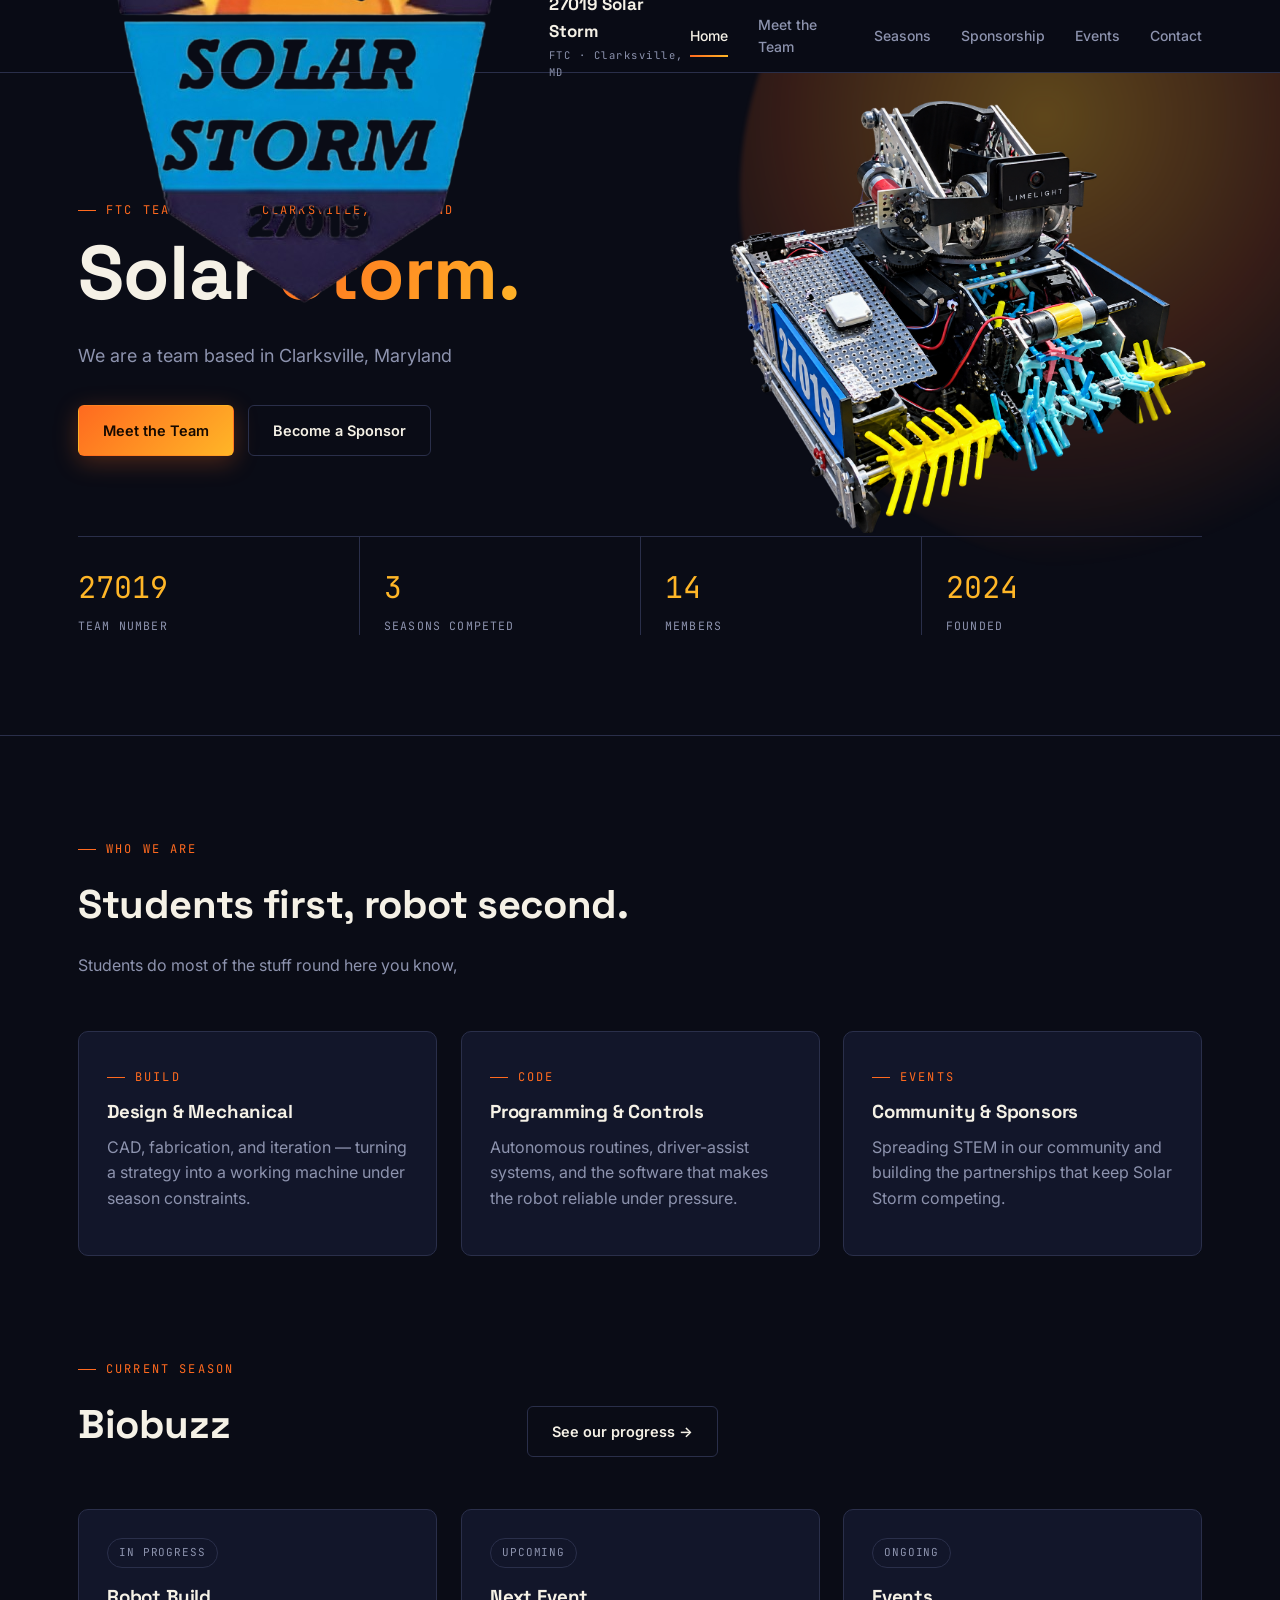
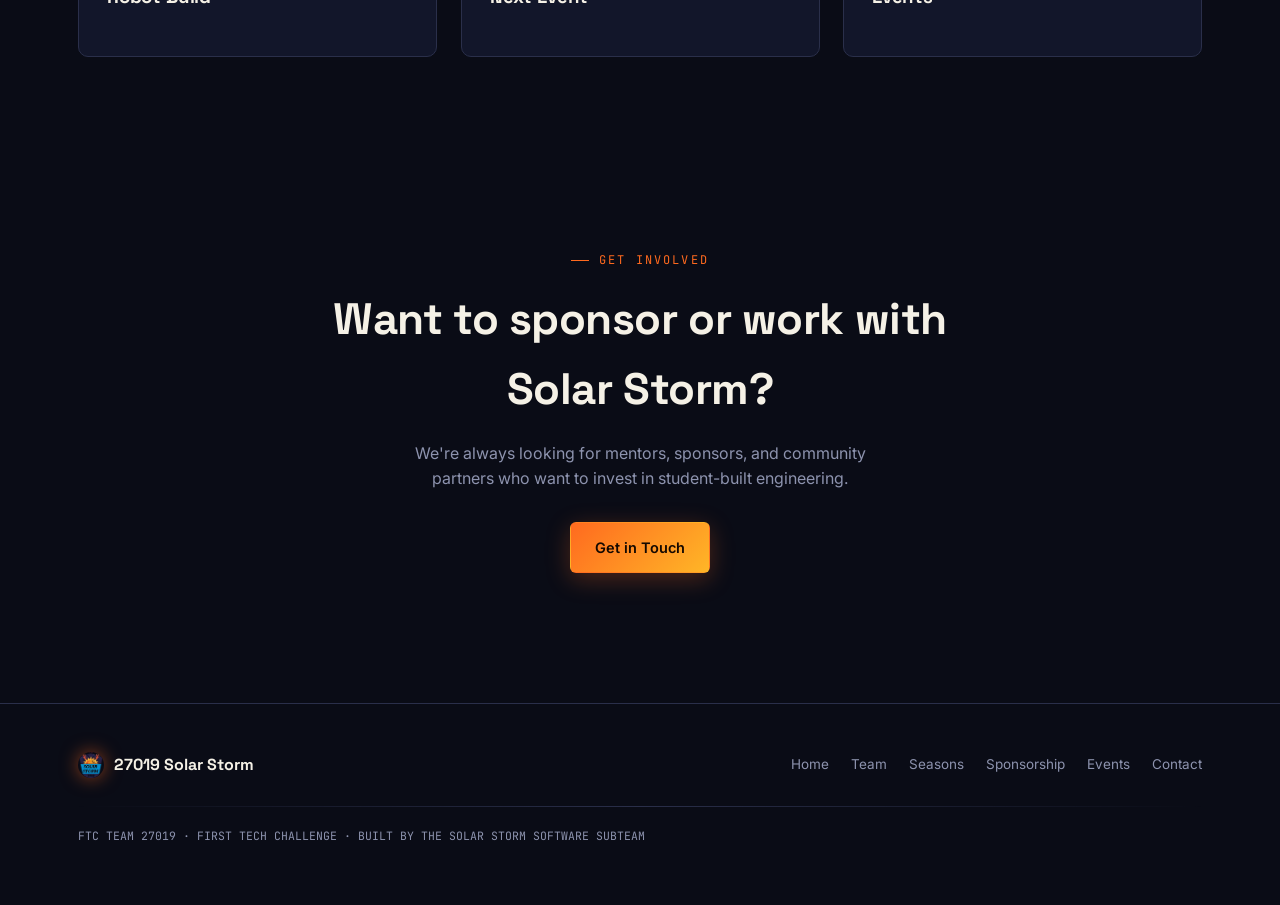
<file: index.html>
<!DOCTYPE html>
<html lang="en">
<head>
<meta charset="UTF-8">
<meta name="viewport" content="width=device-width, initial-scale=1.0">
<title>Home · 27019 Solar Storm</title>
<meta name="description" content="27019 Solar Storm is a FIRST Tech Challenge robotics team.">
<link rel="preconnect" href="https://fonts.googleapis.com">
<link rel="preconnect" href="https://fonts.gstatic.com" crossorigin>
<link href="https://fonts.googleapis.com/css2?family=Space+Grotesk:wght@500;700&family=Inter:wght@400;500;600;700&family=JetBrains+Mono:wght@400;500&display=swap" rel="stylesheet">
<link rel="stylesheet" href="assets/style.css">
<link rel="icon" type="image/png" href="assets/pictures/logo.png">


</head>
<body>
<nav class="site-nav">
    <div class="wrap">
      <a href="index.html" class="brand">
        <img src="assets/pictures/logo.png" alt="Brand Logo">
        <span>27019 Solar Storm
          <small>FTC &middot; Clarksville, MD</small>
        </span>
      </a>
      <div class="nav-links">
        <a href="index.html" class="active">Home</a>
        <a href="team.html">Meet the Team</a>
        <a href="seasons.html">Seasons</a>
        <a href="sponsorship.html">Sponsorship</a>
        <a href="events.html">Events</a>
        <a href="contact.html">Contact</a>
      </div>
      <button class="nav-toggle" aria-label="Toggle menu">
        <svg width="24" height="24" viewBox="0 0 24 24" fill="none" stroke="currentColor" stroke-width="2"><line x1="3" y1="6" x2="21" y2="6"/><line x1="3" y1="12" x2="21" y2="12"/><line x1="3" y1="18" x2="21" y2="18"/></svg>
      </button>
    </div>
  </nav>

<section class="hero">
  
  <div class="flare-burst"></div>
  <img class="hero-robot" src="assets/pictures/robot.png" alt="Solar Storm competition robot">
  <div class="wrap">
    <div class="eyebrow">FTC Team 27019 &middot; Clarksville, Maryland</div>
    <h1>Solar <span class="accent">Storm.</span></h1>
    <p class="hero-sub">We are a team based in Clarksville, Maryland</p>
    <div class="hero-ctas">
      <a href="team.html" class="btn btn-primary">Meet the Team</a>
      <a href="sponsorship.html" class="btn btn-ghost">Become a Sponsor</a>
    </div>

    <div class="stat-row">
      <div class="stat"><div class="num">27019</div><div class="label">Team Number</div></div>
      <div class="stat"><div class="num">3</div><div class="label">Seasons Competed</div></div>
      <div class="stat"><div class="num">14</div><div class="label">Members</div></div>
      <div class="stat"><div class="num">2024</div><div class="label">Founded</div></div>
    </div>
  </div>
</section>

<section>
  <div class="wrap">
    <div class="section-head">
      <div class="eyebrow">Who we are</div>
      <h2>Students first, robot second.</h2>
      <p> Students do most of the stuff round here you know, </p>
    </div>
    <div class="grid grid-3">
      <div class="card">
        <div class="eyebrow" style="margin-bottom:10px;">Build</div>
        <h3>Design &amp; Mechanical</h3>
        <p>CAD, fabrication, and iteration &mdash; turning a strategy into a working machine under season constraints.</p>
      </div>
      <div class="card">
        <div class="eyebrow" style="margin-bottom:10px;">Code</div>
        <h3>Programming &amp; Controls</h3>
        <p>Autonomous routines, driver-assist systems, and the software that makes the robot reliable under pressure.</p>
      </div>
      <div class="card">
        <div class="eyebrow" style="margin-bottom:10px;">Events</div>
        <h3>Community &amp; Sponsors</h3>
        <p>Spreading STEM in our community and building the partnerships that keep Solar Storm competing.</p>
      </div>
    </div>
  </div>
</section>

<section style="padding-top:0;">
  <div class="wrap">
    <div class="section-head" style="display:flex; align-items:flex-end; justify-content:space-between; flex-wrap:wrap; gap:20px;">
      <div>
        <div class="eyebrow">Current Season</div>
        <h2 style="margin-bottom:0;">Biobuzz</h2>
      </div>
      <a href="seasons-biobuzz.html" class="btn btn-ghost">See our progress &rarr;</a>
    </div>
    <div class="grid grid-3">
      <div class="card"><div class="pill">In Progress</div><h3 style="margin-top:14px;">Robot Build</h3><p></p></div>
      <div class="card"><div class="pill">Upcoming</div><h3 style="margin-top:14px;">Next Event</h3><p></p></div>
      <div class="card"><div class="pill">Ongoing</div><h3 style="margin-top:14px;">Events</h3><p></p></div>
    </div>
  </div>
</section>

<section class="center-cta">
  <div class="wrap">
    <div class="eyebrow" style="justify-content:center;">Get involved</div>
    <h2>Want to sponsor or work with Solar Storm?</h2>
    <p>We're always looking for mentors, sponsors, and community partners who want to invest in student-built engineering.</p>
    <a href="contact.html" class="btn btn-primary">Get in Touch</a>
  </div>
</section>

<footer>
    <div class="wrap">
      <div class="footer-row">
        <div class="footer-brand">
          <span class="brand-mark" style="width:26px;height:26px;"></span>
          27019 Solar Storm
        </div>
        <div class="footer-links">
          <a href="index.html">Home</a>
          <a href="team.html">Team</a>
          <a href="seasons.html">Seasons</a>
          <a href="sponsorship.html">Sponsorship</a>
          <a href="events.html">Events</a>
          <a href="contact.html">Contact</a>
        </div>
      </div>
      <div class="divider" style="margin-top:28px;"></div>
      <p class="footer-fine">FTC TEAM 27019 &middot; FIRST TECH CHALLENGE &middot; BUILT BY THE SOLAR STORM SOFTWARE SUBTEAM</p>
    </div>
  </footer>
<script src="assets/nav.js"></script>
</body>
</html>
</file>
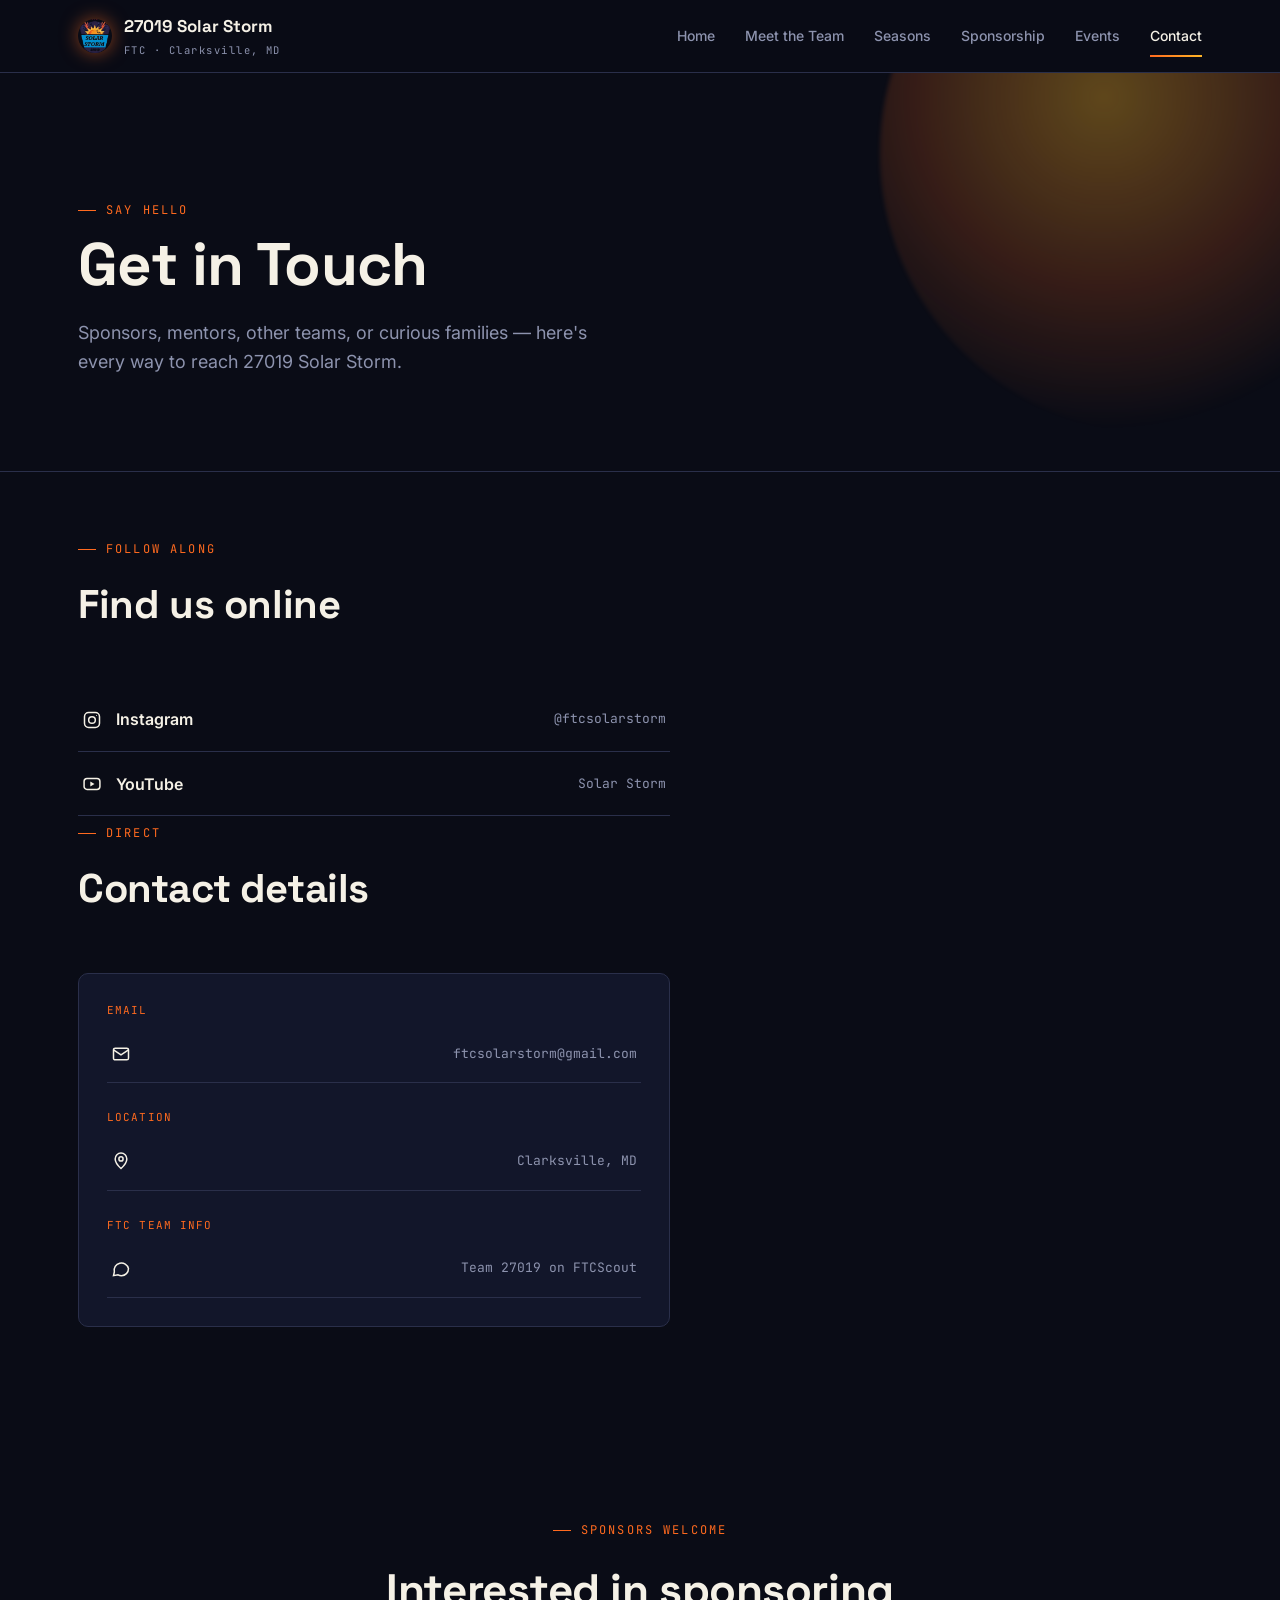
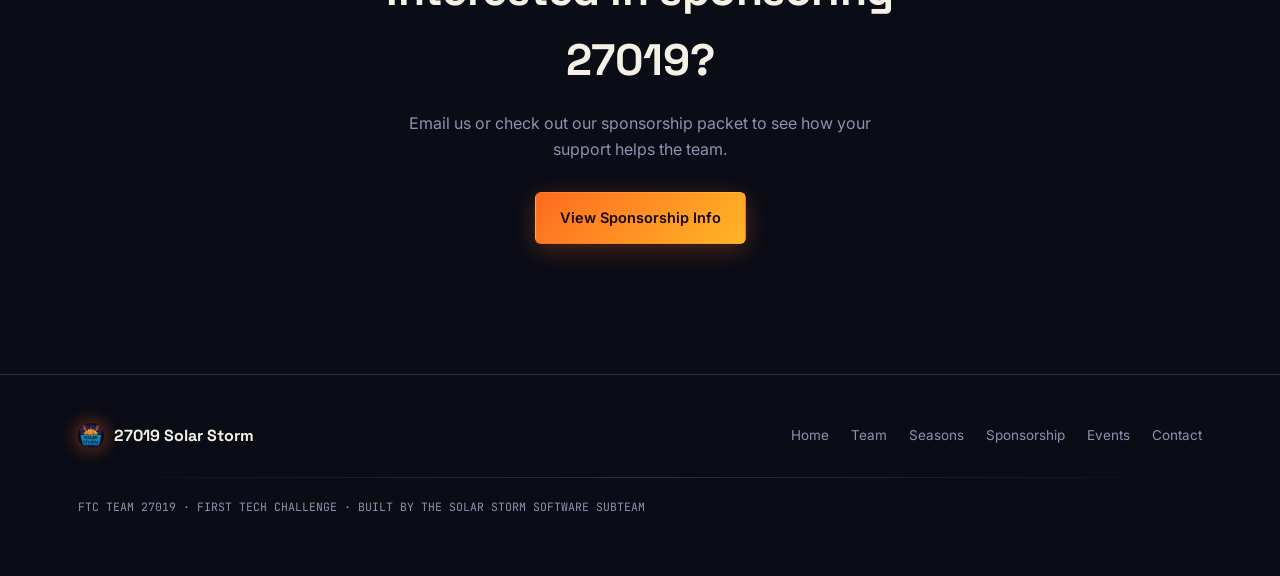
<file: contact.html>
<!DOCTYPE html>
<html lang="en">
<head>
<meta charset="UTF-8">
<meta name="viewport" content="width=device-width, initial-scale=1.0">
<title>Contact · 27019 Solar Storm</title>
<meta name="description" content="Every way to reach FTC Team 27019 Solar Storm — socials, email, and location.">
<link rel="preconnect" href="https://fonts.googleapis.com">
<link rel="preconnect" href="https://fonts.gstatic.com" crossorigin>
<link href="https://fonts.googleapis.com/css2?family=Space+Grotesk:wght@500;700&family=Inter:wght@400;500;600;700&family=JetBrains+Mono:wght@400;500&display=swap" rel="stylesheet">
<link rel="stylesheet" href="assets/style.css">

</head>
<body>
<nav class="site-nav">
    <div class="wrap">
      <a href="index.html" class="brand">
        <span class="brand-mark"></span>
        <span>27019 Solar Storm
          <small>FTC &middot; Clarksville, MD</small>
        </span>
      </a>
      <div class="nav-links">
        <a href="index.html">Home</a>
        <a href="team.html">Meet the Team</a>
        <a href="seasons.html">Seasons</a>
        <a href="sponsorship.html">Sponsorship</a>
        <a href="events.html">Events</a>
        <a href="contact.html" class="active">Contact</a>
        
      </div>
      <button class="nav-toggle" aria-label="Toggle menu">
        <svg width="24" height="24" viewBox="0 0 24 24" fill="none" stroke="currentColor" stroke-width="2"><line x1="3" y1="6" x2="21" y2="6"/><line x1="3" y1="12" x2="21" y2="12"/><line x1="3" y1="18" x2="21" y2="18"/></svg>
      </button>
    </div>
  </nav>

<section class="hero" style="padding-bottom:60px;">
  <div class="flare-burst" style="width:560px;height:560px;top:-200px;right:-160px;"></div>
  <div class="wrap">
    <div class="eyebrow">Say hello</div>
    <h1 style="font-size:clamp(38px,5vw,60px);">Get in Touch</h1>
    <p class="hero-sub">Sponsors, mentors, other teams, or curious families &mdash; here's every way to reach 27019 Solar Storm.</p>
  </div>
</section>

<section style="padding-top:60px;">
  <div class="wrap contact-grid">
    <div>
      <div class="section-head"><div class="eyebrow">Follow along</div><h2>Find us online</h2></div>
      <div class="link-list">
        <a class="link-row" href="https://www.youtube.com/channel/UCfyibXa082aedobA4_1WLIw" target="_blank" rel="noopener">
        <span class="platform"><svg viewBox="0 0 24 24" fill="none" stroke="currentColor" stroke-width="1.8"><rect x="3" y="3" width="18" height="18" rx="5"/><circle cx="12" cy="12" r="4"/><circle cx="17.5" cy="6.5" r="0.6" fill="currentColor" stroke="none"/></svg>Instagram</span>
        <span class="handle">@ftcsolarstorm</span>
      </a>
        <a class="link-row" href="https://www.instagram.com/ftcsolarstorm/" target="_blank" rel="noopener">
        <span class="platform"><svg viewBox="0 0 24 24" fill="none" stroke="currentColor" stroke-width="1.8"><rect x="2.5" y="5.5" width="19" height="13" rx="3.5"/><polygon points="10,9 15,12 10,15" fill="currentColor" stroke="none"/></svg>YouTube</span>
        <span class="handle">Solar Storm</span>
      </a>
    </div>

    <div>
      <div class="section-head"><div class="eyebrow">Direct</div><h2>Contact details</h2></div>
      <div class="card">
        <div class="info-block">
          <div class="label">Email</div>
          <div class="value"><a class="link-row" href="mailto:team27019solarstorm@example.com" target="_blank" rel="noopener">
        <span class="platform"><svg viewBox="0 0 24 24" fill="none" stroke="currentColor" stroke-width="1.8"><rect x="3" y="5" width="18" height="14" rx="2"/><path d="M3 7l9 6 9-6"/></svg></span>
        <span class="handle">ftcsolarstorm@gmail.com</span>
      </a></div>
        </div>
        <div class="info-block">
          <div class="label">Location</div>
          <div class="value"><a class="link-row" href="#" target="_blank" rel="noopener">
        <span class="platform"><svg viewBox="0 0 24 24" fill="none" stroke="currentColor" stroke-width="1.8"><path d="M12 21s-7-6.5-7-11.5A7 7 0 0 1 19 9.5C19 14.5 12 21 12 21z"/><circle cx="12" cy="9.5" r="2.5"/></svg></span>
        <span class="handle"> Clarksville, MD</span>
      </a></div>
        </div>
        <div class="info-block" style="margin-bottom:0;">
          <div class="label">FTC Team Info</div>
          <div class="value"><a class="link-row" href="https://ftcscout.org/teams/27019" target="_blank" rel="noopener">
        <span class="platform"><svg viewBox="0 0 24 24" fill="none" stroke="currentColor" stroke-width="1.8"><path d="M21 11.5a8.38 8.38 0 0 1-8.5 8.5 8.5 8.5 0 0 1-4-1L3 20l1-4.5A8.5 8.5 0 1 1 21 11.5z"/></svg></span>
        <span class="handle">Team 27019 on FTCScout</span>
      </a></div>
        </div>
      </div>
    </div>
  </div>
</section>

<section class="center-cta">
  <div class="wrap">
    <div class="eyebrow" style="justify-content:center;">Sponsors welcome</div>
    <h2>Interested in sponsoring 27019?</h2>
    <p>Email us or check out our sponsorship packet to see how your support helps the team.</p>
    <a href="sponsorship.html" class="btn btn-primary">View Sponsorship Info</a>
  </div>
</section>

<footer>
    <div class="wrap">
      <div class="footer-row">
        <div class="footer-brand">
          <span class="brand-mark" style="width:26px;height:26px;"></span>
          27019 Solar Storm
        </div>
        <div class="footer-links">
          <a href="index.html">Home</a>
          <a href="team.html">Team</a>
          <a href="seasons.html">Seasons</a>
          <a href="sponsorship.html">Sponsorship</a>
          <a href="events.html">Events</a>
          <a href="contact.html">Contact</a>
        </div>
      </div>
      <div class="divider" style="margin-top:28px;"></div>
      <p class="footer-fine">FTC TEAM 27019 &middot; FIRST TECH CHALLENGE &middot; BUILT BY THE SOLAR STORM SOFTWARE SUBTEAM</p>
    </div>
  </footer>
<script src="assets/nav.js"></script>
</body>
</html>
</file>
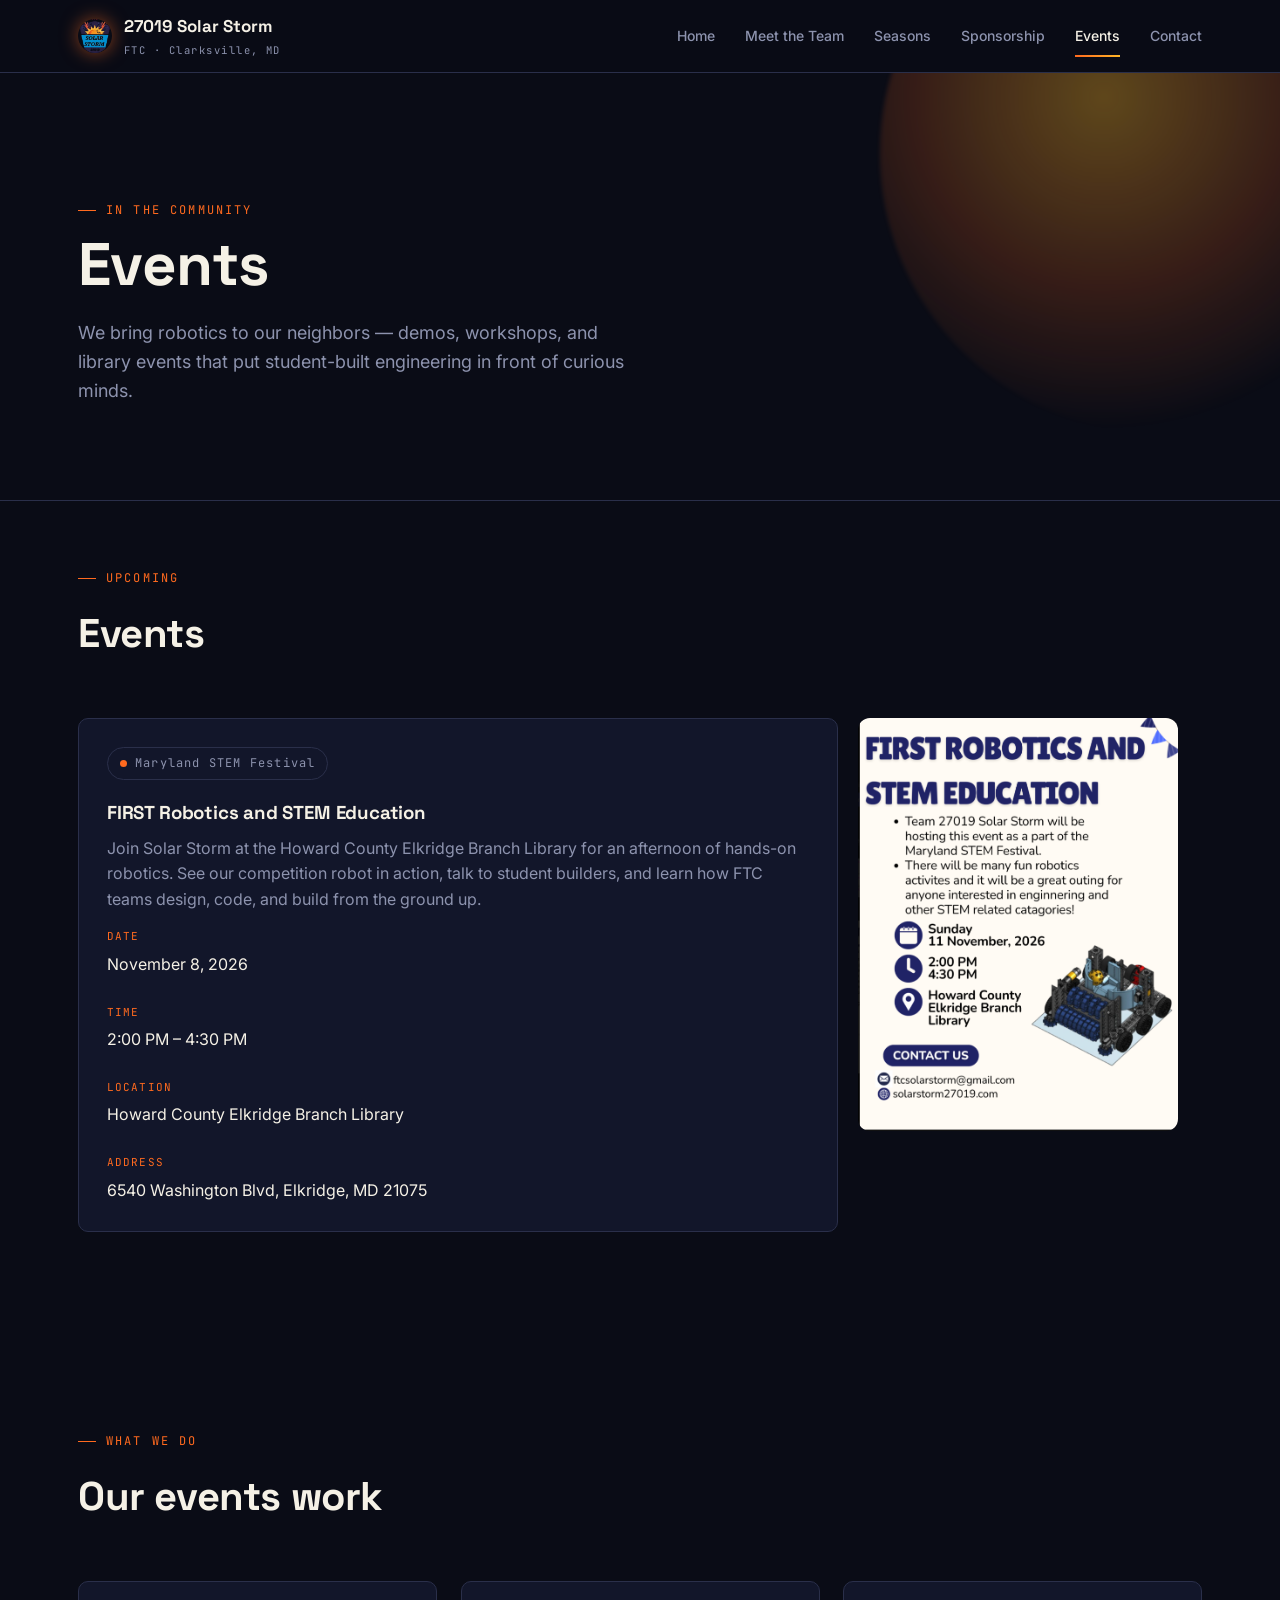
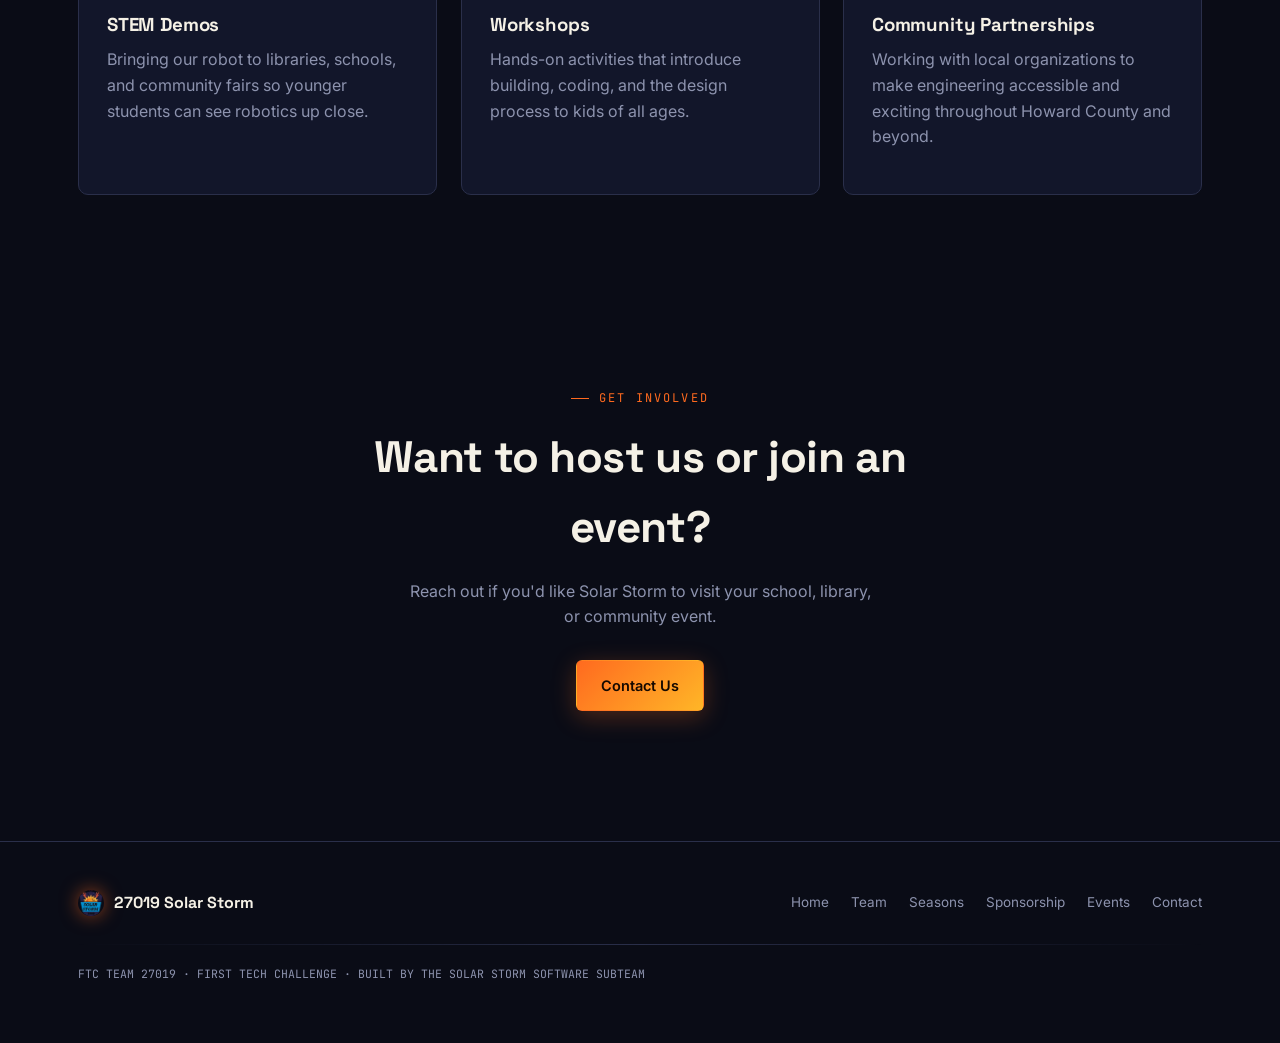
<file: events.html>
<!DOCTYPE html>
<html lang="en">
<head>
<meta charset="UTF-8">
<meta name="viewport" content="width=device-width, initial-scale=1.0">
<title>Events · 27019 Solar Storm</title>
<meta name="description" content="Community events and STEM activities from FTC Team 27019 Solar Storm.">
<link rel="preconnect" href="https://fonts.googleapis.com">
<link rel="preconnect" href="https://fonts.gstatic.com" crossorigin>
<link href="https://fonts.googleapis.com/css2?family=Space+Grotesk:wght@500;700&family=Inter:wght@400;500;600;700&family=JetBrains+Mono:wght@400;500&display=swap" rel="stylesheet">
<link rel="stylesheet" href="assets/style.css">
</head>
<body>
<nav class="site-nav">
    <div class="wrap">
      <a href="index.html" class="brand">
        <span class="brand-mark"></span>
        <span>27019 Solar Storm
          <small>FTC &middot; Clarksville, MD</small>
        </span>
      </a>
      <div class="nav-links">
        <a href="index.html">Home</a>
        <a href="team.html">Meet the Team</a>
        <a href="seasons.html">Seasons</a>
        <a href="sponsorship.html">Sponsorship</a>
        <a href="events.html" class="active">Events</a>
        <a href="contact.html">Contact</a>
      </div>
      <button class="nav-toggle" aria-label="Toggle menu">
        <svg width="24" height="24" viewBox="0 0 24 24" fill="none" stroke="currentColor" stroke-width="2"><line x1="3" y1="6" x2="21" y2="6"/><line x1="3" y1="12" x2="21" y2="12"/><line x1="3" y1="18" x2="21" y2="18"/></svg>
      </button>
    </div>
  </nav>

<section class="hero" style="padding-bottom:60px;">
  <div class="flare-burst" style="width:560px;height:560px;top:-200px;right:-160px;"></div>
  <div class="wrap">
    <div class="eyebrow">In the community</div>
    <h1 style="font-size:clamp(38px,5vw,60px);">Events</h1>
    <p class="hero-sub">We bring robotics to our neighbors &mdash; demos, workshops, and library events that put student-built engineering in front of curious minds.</p>
  </div>
</section>

<section style="padding-top:60px;">
  <div class="wrap">
    <div class="section-head"><div class="eyebrow">Upcoming</div><h2>Events</h2></div>

<div style="display:flex; gap:20px; align-items:flex-start; flex-wrap:wrap;">
      <div class="card" style="max-width:760px;">
        <div class="season-tag"><span class="dot" style="background:var(--flare);"></span>Maryland STEM Festival</div>
        <h3>FIRST Robotics and STEM Education</h3>
        <p>Join Solar Storm at the Howard County Elkridge Branch Library for an afternoon of hands-on robotics. See our competition robot in action, talk to student builders, and learn how FTC teams design, code, and build from the ground up.</p>
        <div class="info-block"><div class="label">Date</div><div class="value">November 8, 2026</div></div>
        <div class="info-block"><div class="label">Time</div><div class="value">2:00 PM &ndash; 4:30 PM</div></div>
        <div class="info-block"><div class="label">Location</div><div class="value">Howard County Elkridge Branch Library</div></div>
        <div class="info-block" style="margin-bottom:0;"><div class="label">Address</div><div class="value">6540 Washington Blvd, Elkridge, MD 21075</div></div>
      </div>
      <img src="image.png" alt="Event image" style="max-width:320px; border-radius:12px; flex:0 0 auto;">
    </div>

  </div>
</section>

<section>
  <div class="wrap">
    <div class="section-head"><div class="eyebrow">What we do</div><h2>Our events work</h2></div>
    <div class="grid grid-3">
      <div class="card"><h3>STEM Demos</h3><p>Bringing our robot to libraries, schools, and community fairs so younger students can see robotics up close.</p></div>
      <div class="card"><h3>Workshops</h3><p>Hands-on activities that introduce building, coding, and the design process to kids of all ages.</p></div>
      <div class="card"><h3>Community Partnerships</h3><p>Working with local organizations to make engineering accessible and exciting throughout Howard County and beyond.</p></div>
    </div>
  </div>
</section>

<section class="center-cta">
  <div class="wrap">
    <div class="eyebrow" style="justify-content:center;">Get involved</div>
    <h2>Want to host us or join an event?</h2>
    <p>Reach out if you'd like Solar Storm to visit your school, library, or community event.</p>
    <a href="contact.html" class="btn btn-primary">Contact Us</a>
  </div>
</section>

<footer>
    <div class="wrap">
      <div class="footer-row">
        <div class="footer-brand">
          <span class="brand-mark" style="width:26px;height:26px;"></span>
          27019 Solar Storm
        </div>
        <div class="footer-links">
          <a href="index.html">Home</a>
          <a href="team.html">Team</a>
          <a href="seasons.html">Seasons</a>
          <a href="sponsorship.html">Sponsorship</a>
          <a href="events.html">Events</a>
          <a href="contact.html">Contact</a>
        </div>
      </div>
      <div class="divider" style="margin-top:28px;"></div>
      <p class="footer-fine">FTC TEAM 27019 &middot; FIRST TECH CHALLENGE &middot; BUILT BY THE SOLAR STORM SOFTWARE SUBTEAM</p>
    </div>
  </footer>
<script src="assets/nav.js"></script>
</body>
</html>
</file>
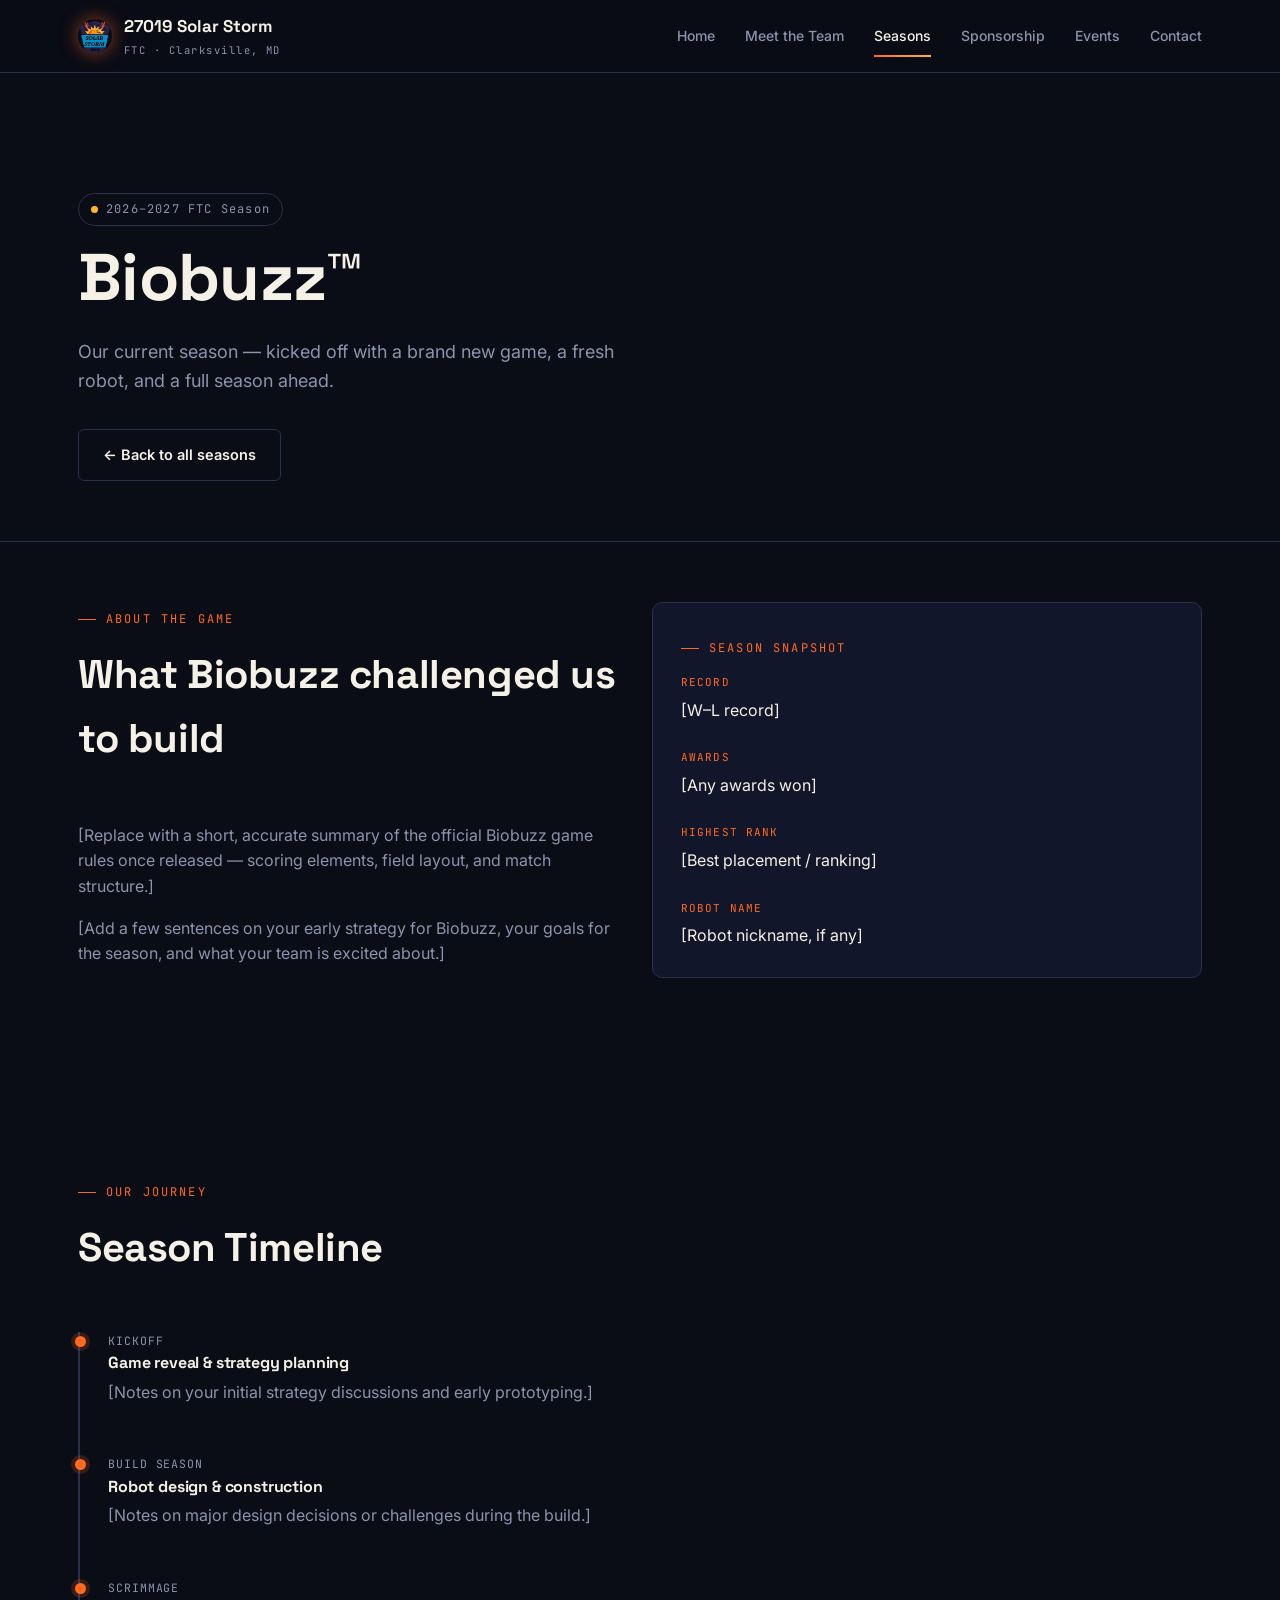
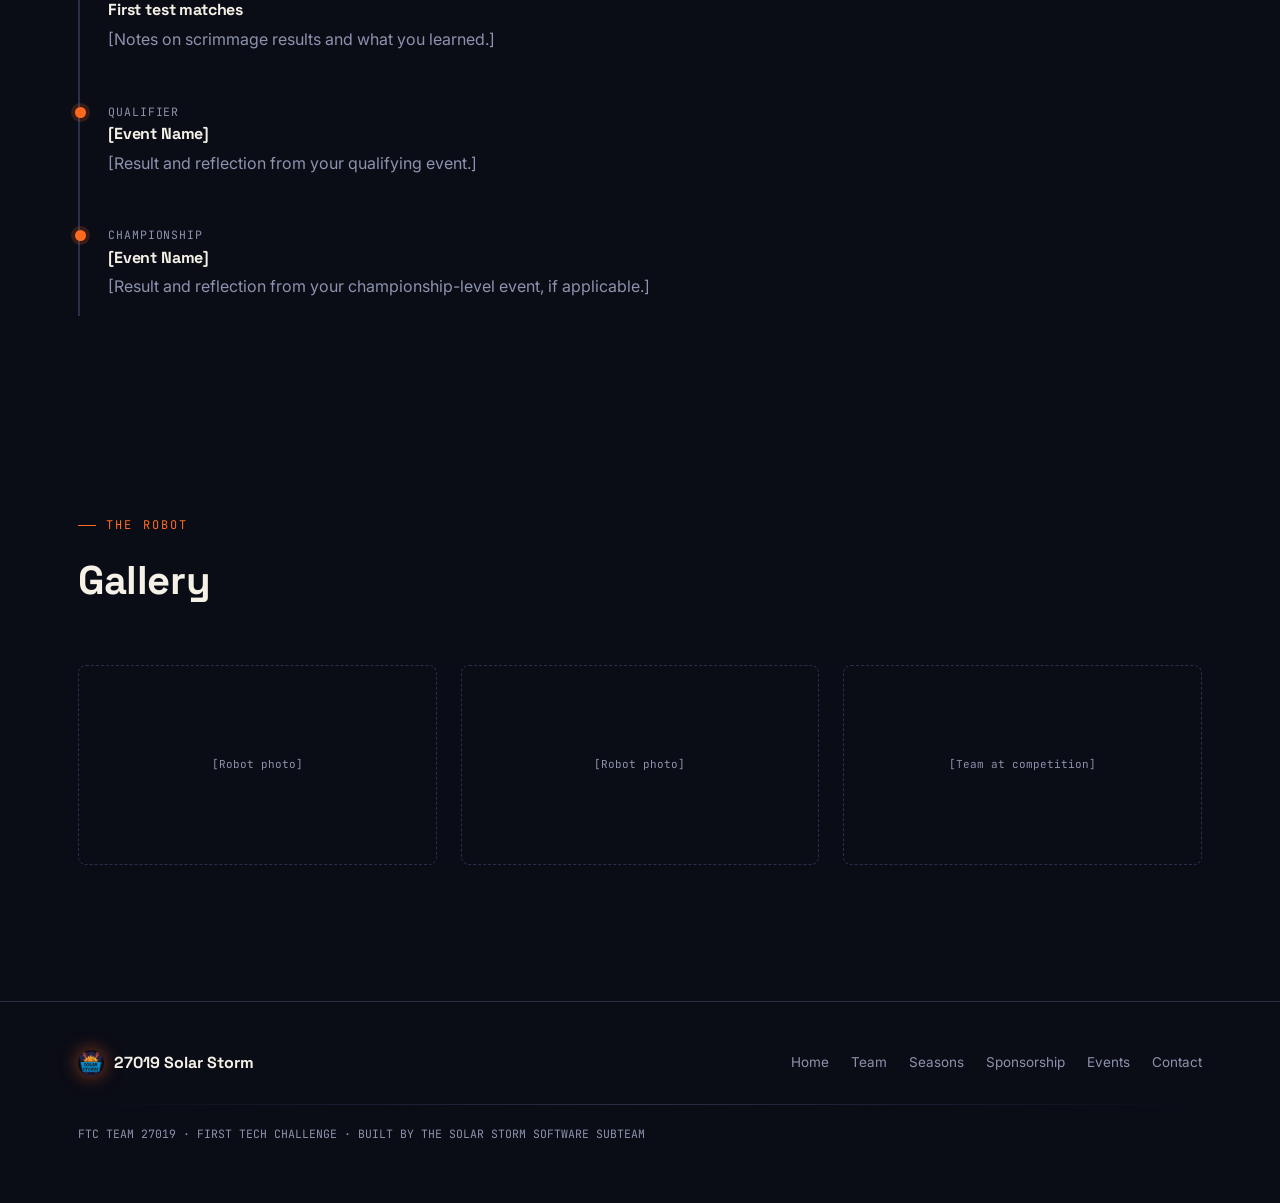
<file: seasons-biobuzz.html>
<!DOCTYPE html>
<html lang="en">
<head>
<meta charset="UTF-8">
<meta name="viewport" content="width=device-width, initial-scale=1.0">
<title>Biobuzz Season · 27019 Solar Storm</title>
<meta name="description" content="27019 Solar Storm's Biobuzz season recap.">
<link rel="preconnect" href="https://fonts.googleapis.com">
<link rel="preconnect" href="https://fonts.gstatic.com" crossorigin>
<link href="https://fonts.googleapis.com/css2?family=Space+Grotesk:wght@500;700&family=Inter:wght@400;500;600;700&family=JetBrains+Mono:wght@400;500&display=swap" rel="stylesheet">
<link rel="stylesheet" href="assets/style.css">

</head>
<body>
<nav class="site-nav">
    <div class="wrap">
      <a href="index.html" class="brand">
        <span class="brand-mark"></span>
        <span>27019 Solar Storm
          <small>FTC &middot; Clarksville, MD</small>
        </span>
      </a>
      <div class="nav-links">
        <a href="index.html">Home</a>
        <a href="team.html">Meet the Team</a>
        <a href="seasons.html" class="active">Seasons</a>
        <a href="sponsorship.html">Sponsorship</a>
        <a href="events.html">Events</a>
        <a href="contact.html">Contact</a>
        
      </div>
      <button class="nav-toggle" aria-label="Toggle menu">
        <svg width="24" height="24" viewBox="0 0 24 24" fill="none" stroke="currentColor" stroke-width="2"><line x1="3" y1="6" x2="21" y2="6"/><line x1="3" y1="12" x2="21" y2="12"/><line x1="3" y1="18" x2="21" y2="18"/></svg>
      </button>
    </div>
  </nav>

<section class="hero" style="padding-bottom:60px;">
  <div class="flare-burst" style="width:560px;height:560px;top:-200px;right:-160px; background: radial-gradient(circle at 40% 40%, var(--corona)55, var(--corona)22 40%, transparent 70%);"></div>
  <div class="wrap">
    <div class="season-tag"><span class="dot" style="background:var(--corona);"></span>2026–2027 FTC Season</div>
    <h1 style="font-size:clamp(38px,5.4vw,66px);">Biobuzz™</h1>
    <p class="hero-sub">Our current season &mdash; kicked off with a brand new game, a fresh robot, and a full season ahead.</p>
    <a href="seasons.html" class="btn btn-ghost">&larr; Back to all seasons</a>
  </div>
</section>

<section style="padding-top:60px;">
  <div class="wrap grid grid-2">
    <div>
      <div class="section-head">
        <div class="eyebrow">About the game</div>
        <h2>What Biobuzz challenged us to build</h2>
      </div>
      <p>[Replace with a short, accurate summary of the official Biobuzz game rules once released &mdash; scoring elements, field layout, and match structure.]</p>
      <p>[Add a few sentences on your early strategy for Biobuzz, your goals for the season, and what your team is excited about.]</p>
    </div>
    <div class="card" style="align-self:start;">
      <div class="eyebrow" style="margin-bottom:16px;">Season Snapshot</div>
      <div class="info-block"><div class="label">Record</div><div class="value">[W&ndash;L record]</div></div>
      <div class="info-block"><div class="label">Awards</div><div class="value">[Any awards won]</div></div>
      <div class="info-block"><div class="label">Highest Rank</div><div class="value">[Best placement / ranking]</div></div>
      <div class="info-block" style="margin-bottom:0;"><div class="label">Robot Name</div><div class="value">[Robot nickname, if any]</div></div>
    </div>
  </div>
</section>

<section>
  <div class="wrap">
    <div class="section-head"><div class="eyebrow">Our journey</div><h2>Season Timeline</h2></div>
    <div class="timeline">
      <div class="timeline-item"><div class="when">Kickoff</div><h4>Game reveal &amp; strategy planning</h4><p>[Notes on your initial strategy discussions and early prototyping.]</p></div>
      <div class="timeline-item"><div class="when">Build Season</div><h4>Robot design &amp; construction</h4><p>[Notes on major design decisions or challenges during the build.]</p></div>
      <div class="timeline-item"><div class="when">Scrimmage</div><h4>First test matches</h4><p>[Notes on scrimmage results and what you learned.]</p></div>
      <div class="timeline-item"><div class="when">Qualifier</div><h4>[Event Name]</h4><p>[Result and reflection from your qualifying event.]</p></div>
      <div class="timeline-item"><div class="when">Championship</div><h4>[Event Name]</h4><p>[Result and reflection from your championship-level event, if applicable.]</p></div>
    </div>
  </div>
</section>

<section>
  <div class="wrap">
    <div class="section-head"><div class="eyebrow">The robot</div><h2>Gallery</h2></div>
    <div class="grid grid-3">
      <div class="logo-slot" style="height:200px;">[Robot photo]</div>
      <div class="logo-slot" style="height:200px;">[Robot photo]</div>
      <div class="logo-slot" style="height:200px;">[Team at competition]</div>
    </div>
  </div>
</section>

<footer>
    <div class="wrap">
      <div class="footer-row">
        <div class="footer-brand">
          <span class="brand-mark" style="width:26px;height:26px;"></span>
          27019 Solar Storm
        </div>
        <div class="footer-links">
          <a href="index.html">Home</a>
          <a href="team.html">Team</a>
          <a href="seasons.html">Seasons</a>
          <a href="sponsorship.html">Sponsorship</a>
          <a href="events.html">Events</a>
          <a href="contact.html">Contact</a>
        </div>
      </div>
      <div class="divider" style="margin-top:28px;"></div>
      <p class="footer-fine">FTC TEAM 27019 &middot; FIRST TECH CHALLENGE &middot; BUILT BY THE SOLAR STORM SOFTWARE SUBTEAM</p>
    </div>
  </footer>
<script src="assets/nav.js"></script>
</body>
</html>
</file>
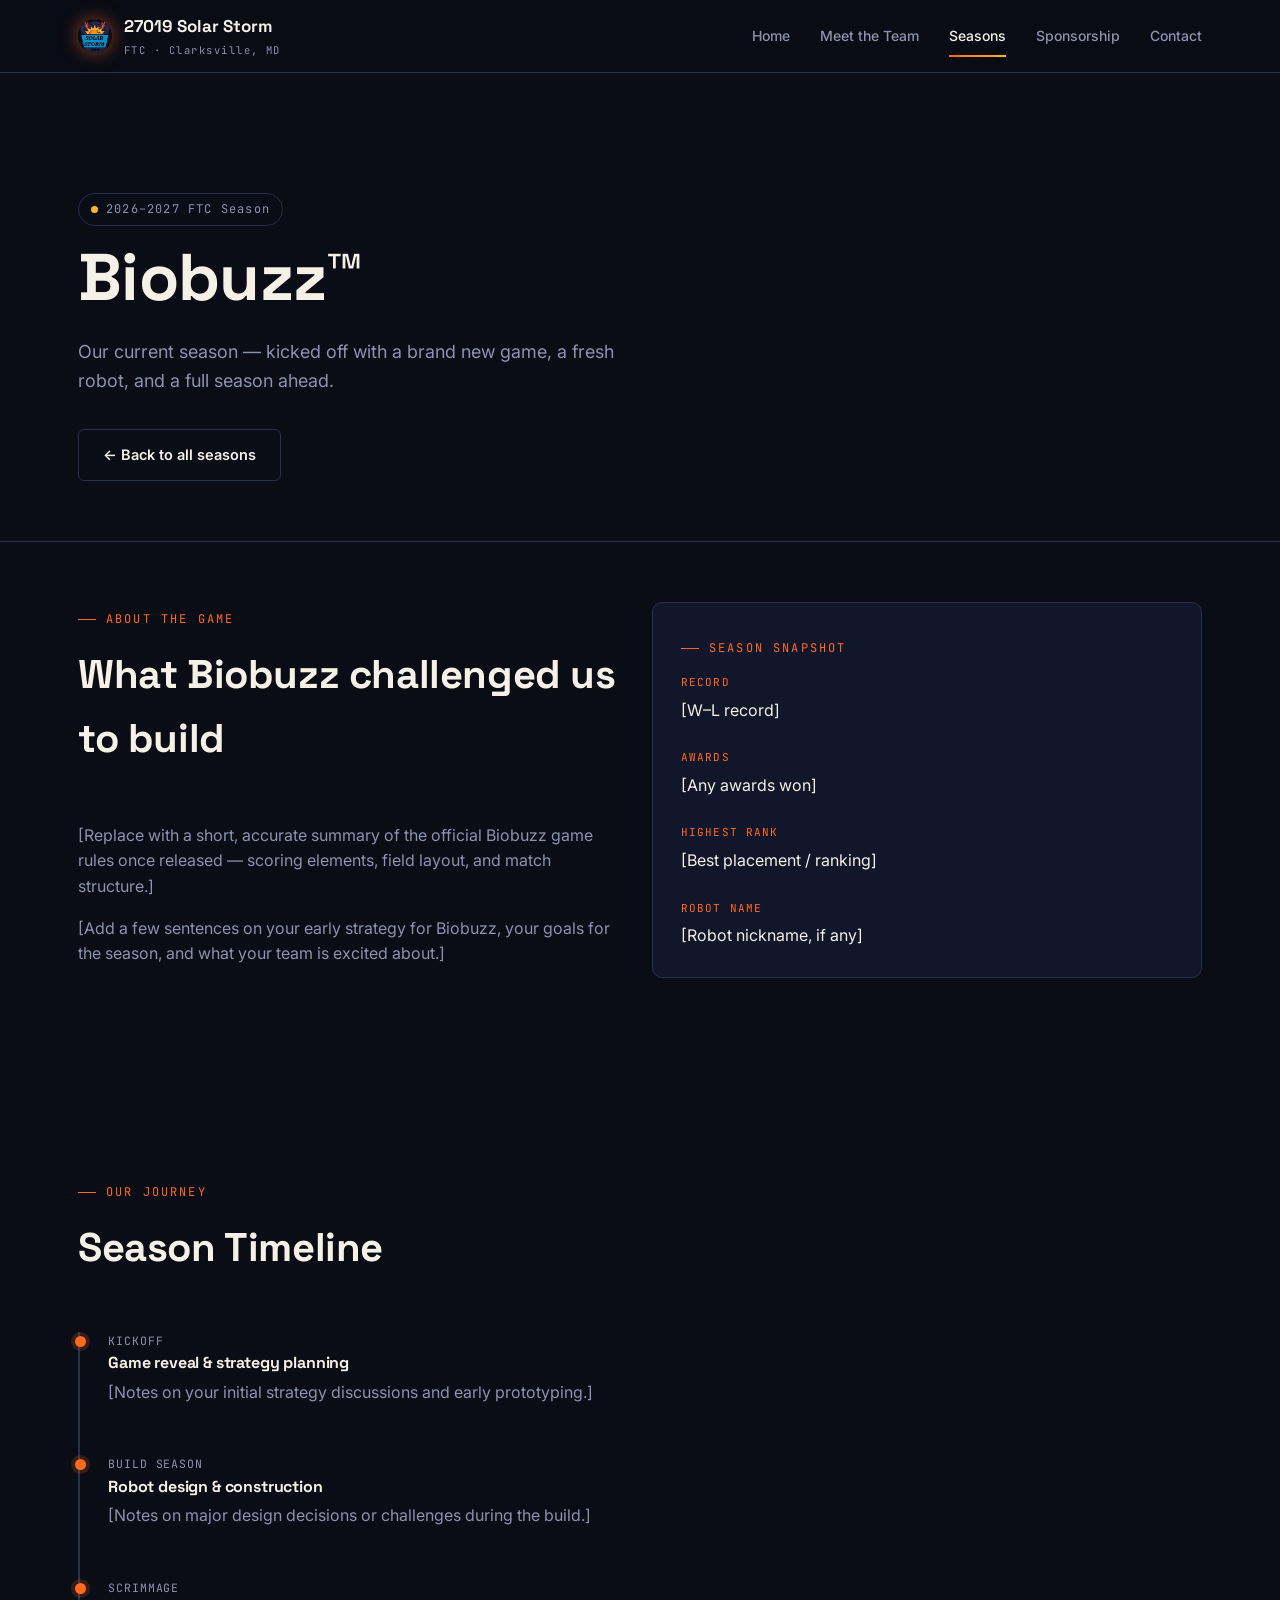
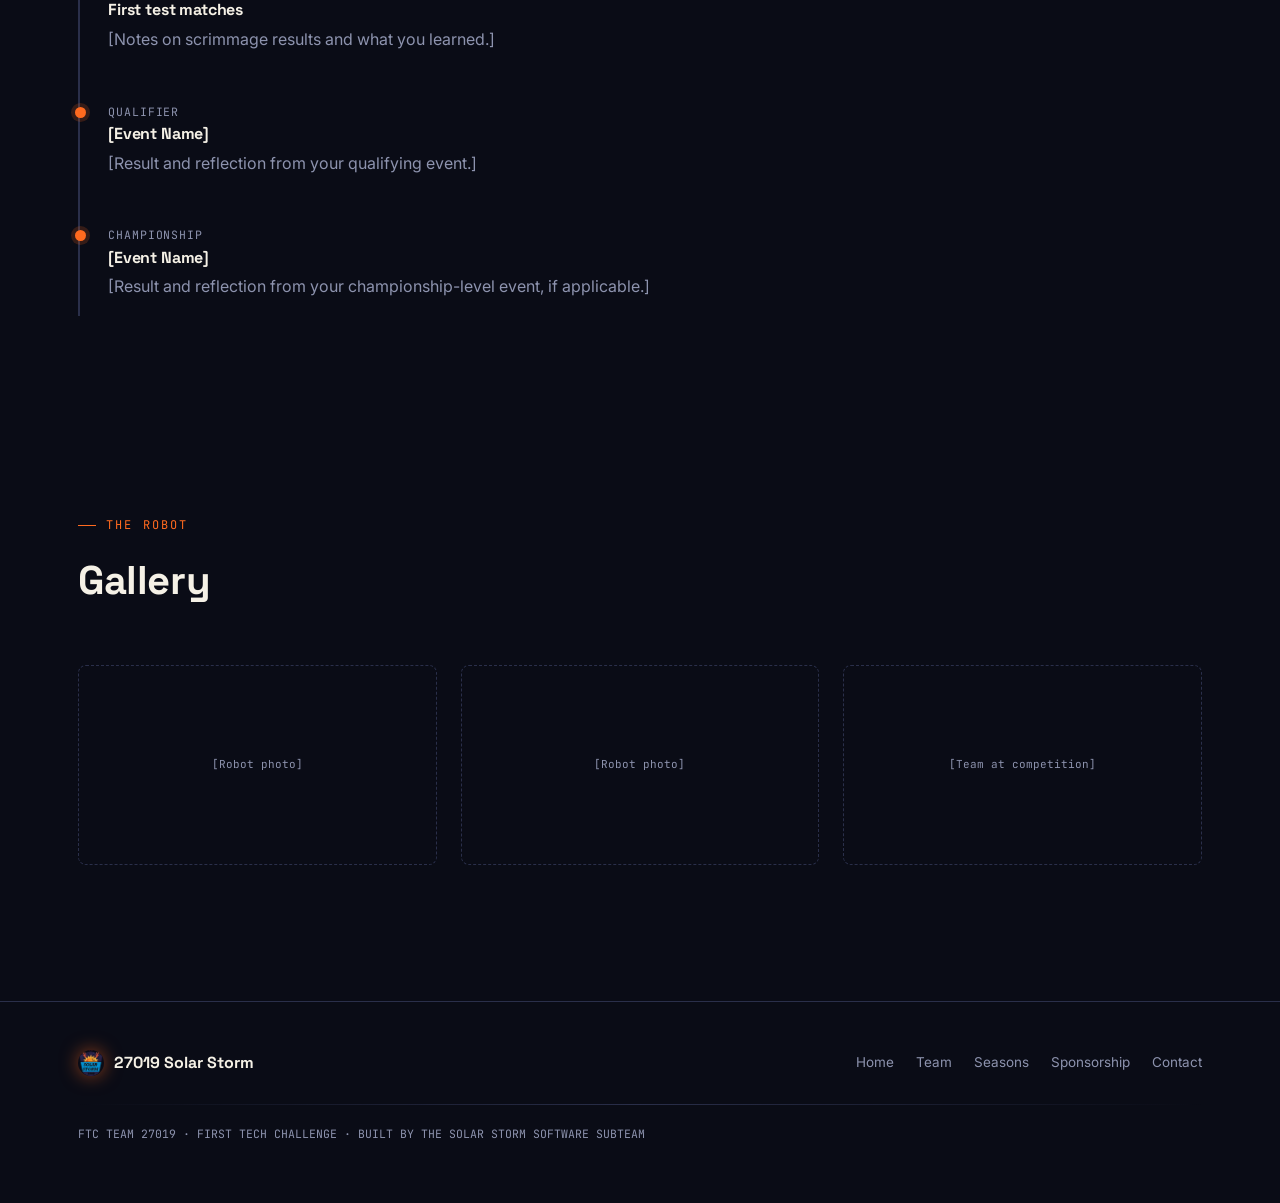
<file: seasons-buzzball.html>
<!DOCTYPE html>
<html lang="en">
<head>
<meta charset="UTF-8">
<meta name="viewport" content="width=device-width, initial-scale=1.0">
<title>Biobuzz Season · 27019 Solar Storm</title>
<meta name="description" content="27019 Solar Storm's Biobuzz season recap.">
<link rel="preconnect" href="https://fonts.googleapis.com">
<link rel="preconnect" href="https://fonts.gstatic.com" crossorigin>
<link href="https://fonts.googleapis.com/css2?family=Space+Grotesk:wght@500;700&family=Inter:wght@400;500;600;700&family=JetBrains+Mono:wght@400;500&display=swap" rel="stylesheet">
<link rel="stylesheet" href="assets/style.css">

</head>
<body>
<nav class="site-nav">
    <div class="wrap">
      <a href="index.html" class="brand">
        <span class="brand-mark"></span>
        <span>27019 Solar Storm
          <small>FTC &middot; Clarksville, MD</small>
        </span>
      </a>
      <div class="nav-links">
        <a href="index.html">Home</a>
        <a href="team.html">Meet the Team</a>
        <a href="seasons.html" class="active">Seasons</a>
        <a href="sponsorship.html">Sponsorship</a>
        <a href="contact.html">Contact</a>
        
      </div>
      <button class="nav-toggle" aria-label="Toggle menu">
        <svg width="24" height="24" viewBox="0 0 24 24" fill="none" stroke="currentColor" stroke-width="2"><line x1="3" y1="6" x2="21" y2="6"/><line x1="3" y1="12" x2="21" y2="12"/><line x1="3" y1="18" x2="21" y2="18"/></svg>
      </button>
    </div>
  </nav>

<section class="hero" style="padding-bottom:60px;">
  <div class="flare-burst" style="width:560px;height:560px;top:-200px;right:-160px; background: radial-gradient(circle at 40% 40%, var(--corona)55, var(--corona)22 40%, transparent 70%);"></div>
  <div class="wrap">
    <div class="season-tag"><span class="dot" style="background:var(--corona);"></span>2026–2027 FTC Season</div>
    <h1 style="font-size:clamp(38px,5.4vw,66px);">Biobuzz™</h1>
    <p class="hero-sub">Our current season &mdash; kicked off with a brand new game, a fresh robot, and a full season ahead.</p>
    <a href="seasons.html" class="btn btn-ghost">&larr; Back to all seasons</a>
  </div>
</section>

<section style="padding-top:60px;">
  <div class="wrap grid grid-2">
    <div>
      <div class="section-head">
        <div class="eyebrow">About the game</div>
        <h2>What Biobuzz challenged us to build</h2>
      </div>
      <p>[Replace with a short, accurate summary of the official Biobuzz game rules once released &mdash; scoring elements, field layout, and match structure.]</p>
      <p>[Add a few sentences on your early strategy for Biobuzz, your goals for the season, and what your team is excited about.]</p>
    </div>
    <div class="card" style="align-self:start;">
      <div class="eyebrow" style="margin-bottom:16px;">Season Snapshot</div>
      <div class="info-block"><div class="label">Record</div><div class="value">[W&ndash;L record]</div></div>
      <div class="info-block"><div class="label">Awards</div><div class="value">[Any awards won]</div></div>
      <div class="info-block"><div class="label">Highest Rank</div><div class="value">[Best placement / ranking]</div></div>
      <div class="info-block" style="margin-bottom:0;"><div class="label">Robot Name</div><div class="value">[Robot nickname, if any]</div></div>
    </div>
  </div>
</section>

<section>
  <div class="wrap">
    <div class="section-head"><div class="eyebrow">Our journey</div><h2>Season Timeline</h2></div>
    <div class="timeline">
      <div class="timeline-item"><div class="when">Kickoff</div><h4>Game reveal &amp; strategy planning</h4><p>[Notes on your initial strategy discussions and early prototyping.]</p></div>
      <div class="timeline-item"><div class="when">Build Season</div><h4>Robot design &amp; construction</h4><p>[Notes on major design decisions or challenges during the build.]</p></div>
      <div class="timeline-item"><div class="when">Scrimmage</div><h4>First test matches</h4><p>[Notes on scrimmage results and what you learned.]</p></div>
      <div class="timeline-item"><div class="when">Qualifier</div><h4>[Event Name]</h4><p>[Result and reflection from your qualifying event.]</p></div>
      <div class="timeline-item"><div class="when">Championship</div><h4>[Event Name]</h4><p>[Result and reflection from your championship-level event, if applicable.]</p></div>
    </div>
  </div>
</section>

<section>
  <div class="wrap">
    <div class="section-head"><div class="eyebrow">The robot</div><h2>Gallery</h2></div>
    <div class="grid grid-3">
      <div class="logo-slot" style="height:200px;">[Robot photo]</div>
      <div class="logo-slot" style="height:200px;">[Robot photo]</div>
      <div class="logo-slot" style="height:200px;">[Team at competition]</div>
    </div>
  </div>
</section>

<footer>
    <div class="wrap">
      <div class="footer-row">
        <div class="footer-brand">
          <span class="brand-mark" style="width:26px;height:26px;"></span>
          27019 Solar Storm
        </div>
        <div class="footer-links">
          <a href="index.html">Home</a>
          <a href="team.html">Team</a>
          <a href="seasons.html">Seasons</a>
          <a href="sponsorship.html">Sponsorship</a>
          <a href="contact.html">Contact</a>
        </div>
      </div>
      <div class="divider" style="margin-top:28px;"></div>
      <p class="footer-fine">FTC TEAM 27019 &middot; FIRST TECH CHALLENGE &middot; BUILT BY THE SOLAR STORM SOFTWARE SUBTEAM</p>
    </div>
  </footer>
<script src="assets/nav.js"></script>
</body>
</html>
</file>
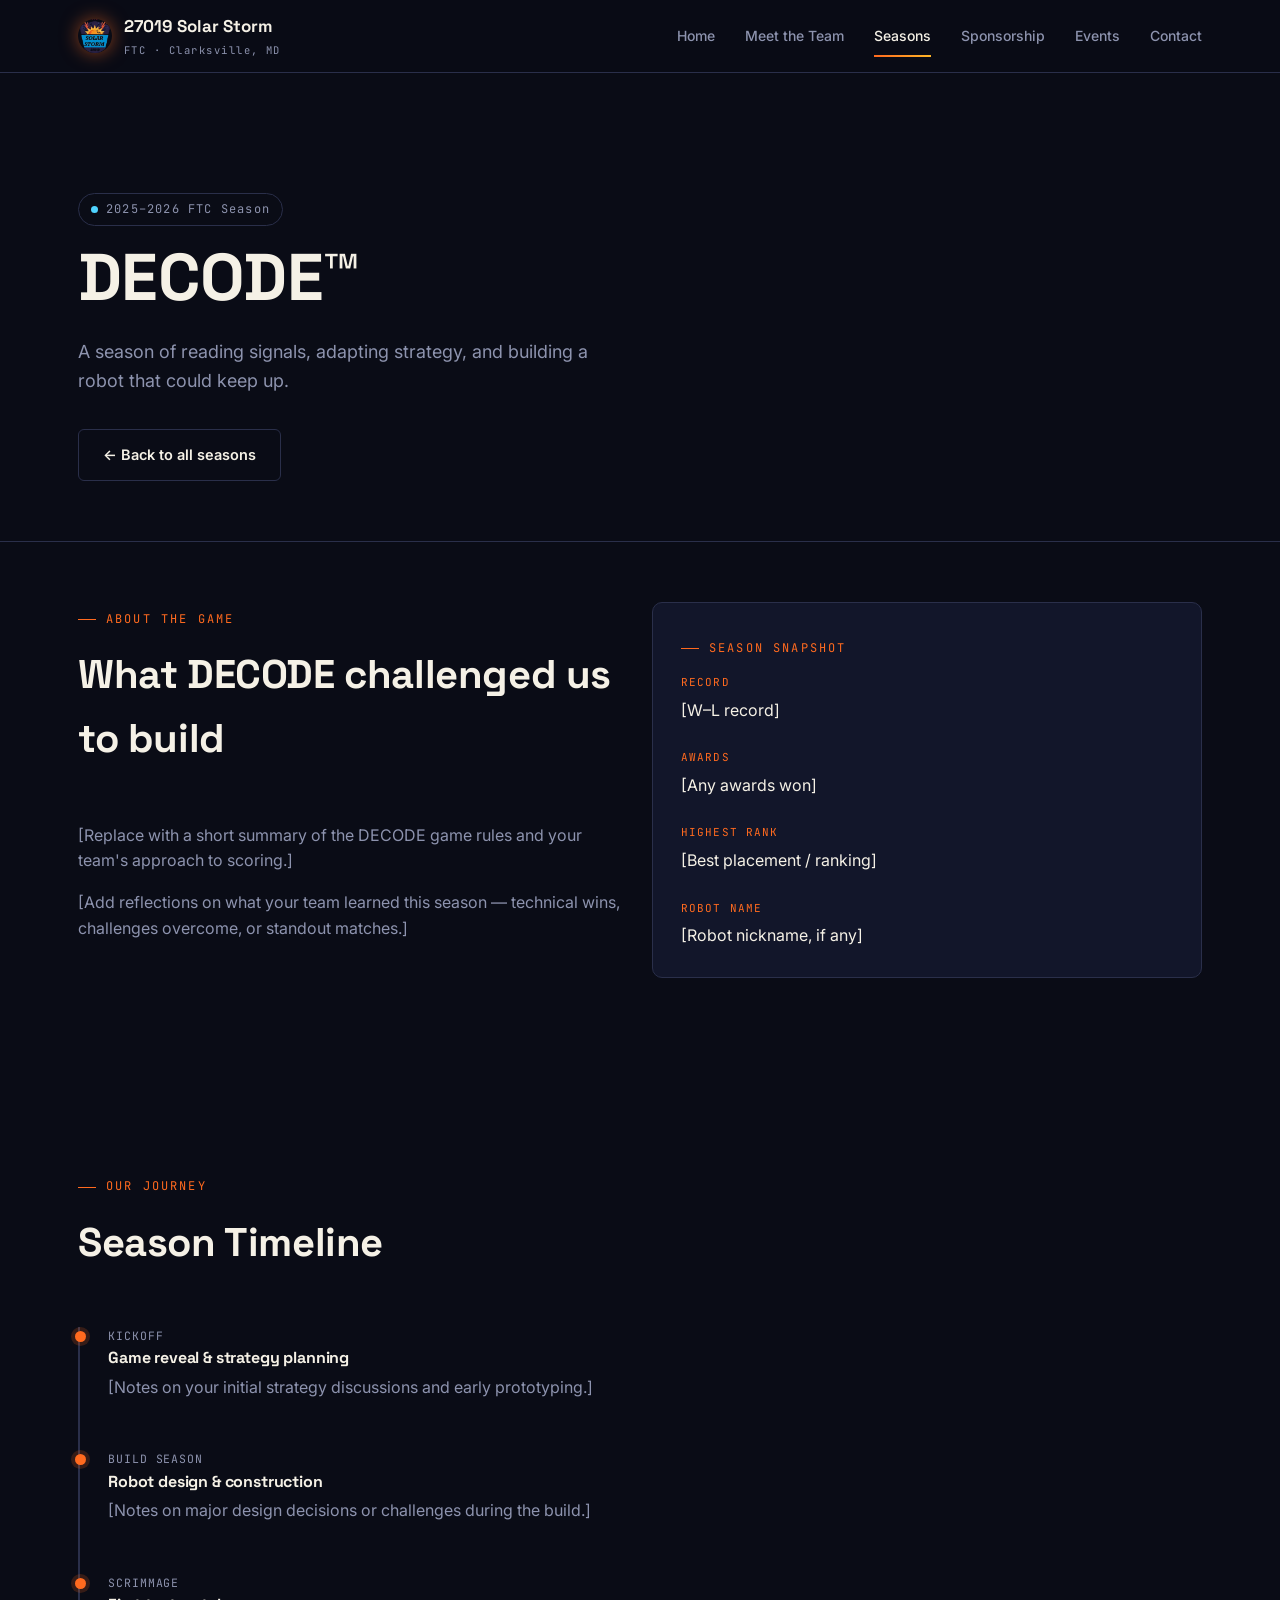
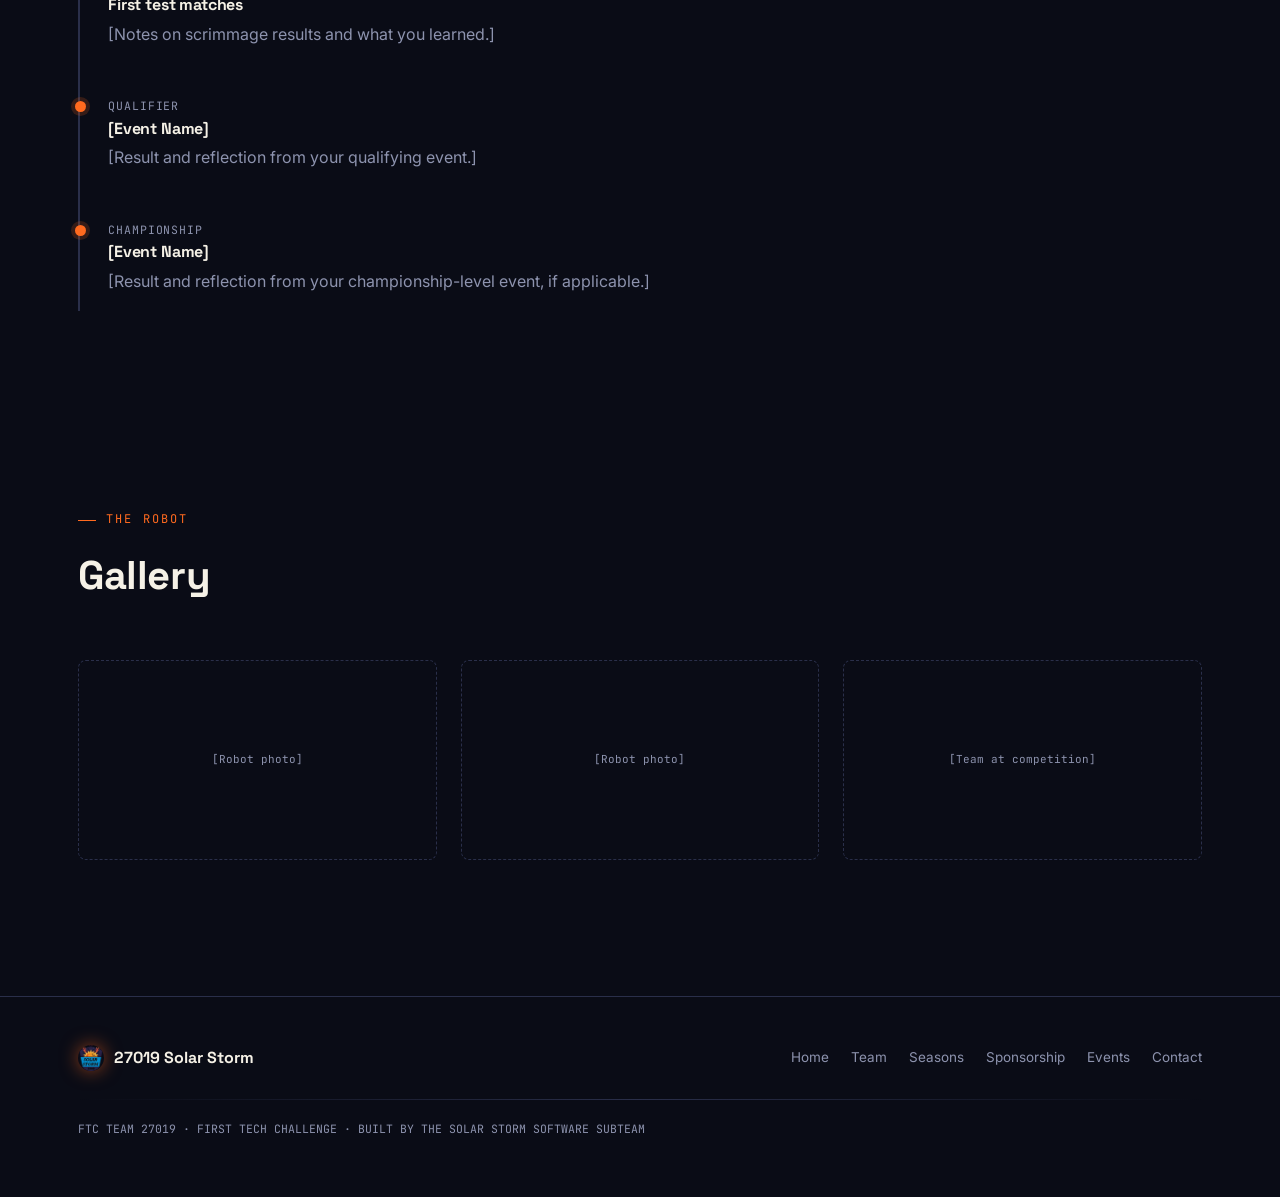
<file: seasons-decode.html>
<!DOCTYPE html>
<html lang="en">
<head>
<meta charset="UTF-8">
<meta name="viewport" content="width=device-width, initial-scale=1.0">
<title>DECODE Season · 27019 Solar Storm</title>
<meta name="description" content="27019 Solar Storm's DECODE season recap.">
<link rel="preconnect" href="https://fonts.googleapis.com">
<link rel="preconnect" href="https://fonts.gstatic.com" crossorigin>
<link href="https://fonts.googleapis.com/css2?family=Space+Grotesk:wght@500;700&family=Inter:wght@400;500;600;700&family=JetBrains+Mono:wght@400;500&display=swap" rel="stylesheet">
<link rel="stylesheet" href="assets/style.css">

</head>
<body>
<nav class="site-nav">
    <div class="wrap">
      <a href="index.html" class="brand">
        <span class="brand-mark"></span>
        <span>27019 Solar Storm
          <small>FTC &middot; Clarksville, MD</small>
        </span>
      </a>
      <div class="nav-links">
        <a href="index.html">Home</a>
        <a href="team.html">Meet the Team</a>
        <a href="seasons.html" class="active">Seasons</a>
        <a href="sponsorship.html">Sponsorship</a>
        <a href="events.html">Events</a>
        <a href="contact.html">Contact</a>
        
      </div>
      <button class="nav-toggle" aria-label="Toggle menu">
        <svg width="24" height="24" viewBox="0 0 24 24" fill="none" stroke="currentColor" stroke-width="2"><line x1="3" y1="6" x2="21" y2="6"/><line x1="3" y1="12" x2="21" y2="12"/><line x1="3" y1="18" x2="21" y2="18"/></svg>
      </button>
    </div>
  </nav>

<section class="hero" style="padding-bottom:60px;">
  <div class="flare-burst" style="width:560px;height:560px;top:-200px;right:-160px; background: radial-gradient(circle at 40% 40%, var(--ion)55, var(--ion)22 40%, transparent 70%);"></div>
  <div class="wrap">
    <div class="season-tag"><span class="dot" style="background:var(--ion);"></span>2025–2026 FTC Season</div>
    <h1 style="font-size:clamp(38px,5.4vw,66px);">DECODE™</h1>
    <p class="hero-sub">A season of reading signals, adapting strategy, and building a robot that could keep up.</p>
    <a href="seasons.html" class="btn btn-ghost">&larr; Back to all seasons</a>
  </div>
</section>

<section style="padding-top:60px;">
  <div class="wrap grid grid-2">
    <div>
      <div class="section-head">
        <div class="eyebrow">About the game</div>
        <h2>What DECODE challenged us to build</h2>
      </div>
      <p>[Replace with a short summary of the DECODE game rules and your team's approach to scoring.]</p>
      <p>[Add reflections on what your team learned this season &mdash; technical wins, challenges overcome, or standout matches.]</p>
    </div>
    <div class="card" style="align-self:start;">
      <div class="eyebrow" style="margin-bottom:16px;">Season Snapshot</div>
      <div class="info-block"><div class="label">Record</div><div class="value">[W&ndash;L record]</div></div>
      <div class="info-block"><div class="label">Awards</div><div class="value">[Any awards won]</div></div>
      <div class="info-block"><div class="label">Highest Rank</div><div class="value">[Best placement / ranking]</div></div>
      <div class="info-block" style="margin-bottom:0;"><div class="label">Robot Name</div><div class="value">[Robot nickname, if any]</div></div>
    </div>
  </div>
</section>

<section>
  <div class="wrap">
    <div class="section-head"><div class="eyebrow">Our journey</div><h2>Season Timeline</h2></div>
    <div class="timeline">
      <div class="timeline-item"><div class="when">Kickoff</div><h4>Game reveal &amp; strategy planning</h4><p>[Notes on your initial strategy discussions and early prototyping.]</p></div>
      <div class="timeline-item"><div class="when">Build Season</div><h4>Robot design &amp; construction</h4><p>[Notes on major design decisions or challenges during the build.]</p></div>
      <div class="timeline-item"><div class="when">Scrimmage</div><h4>First test matches</h4><p>[Notes on scrimmage results and what you learned.]</p></div>
      <div class="timeline-item"><div class="when">Qualifier</div><h4>[Event Name]</h4><p>[Result and reflection from your qualifying event.]</p></div>
      <div class="timeline-item"><div class="when">Championship</div><h4>[Event Name]</h4><p>[Result and reflection from your championship-level event, if applicable.]</p></div>
    </div>
  </div>
</section>

<section>
  <div class="wrap">
    <div class="section-head"><div class="eyebrow">The robot</div><h2>Gallery</h2></div>
    <div class="grid grid-3">
      <div class="logo-slot" style="height:200px;">[Robot photo]</div>
      <div class="logo-slot" style="height:200px;">[Robot photo]</div>
      <div class="logo-slot" style="height:200px;">[Team at competition]</div>
    </div>
  </div>
</section>

<footer>
    <div class="wrap">
      <div class="footer-row">
        <div class="footer-brand">
          <span class="brand-mark" style="width:26px;height:26px;"></span>
          27019 Solar Storm
        </div>
        <div class="footer-links">
          <a href="index.html">Home</a>
          <a href="team.html">Team</a>
          <a href="seasons.html">Seasons</a>
          <a href="sponsorship.html">Sponsorship</a>
          <a href="events.html">Events</a>
          <a href="contact.html">Contact</a>
        </div>
      </div>
      <div class="divider" style="margin-top:28px;"></div>
      <p class="footer-fine">FTC TEAM 27019 &middot; FIRST TECH CHALLENGE &middot; BUILT BY THE SOLAR STORM SOFTWARE SUBTEAM</p>
    </div>
  </footer>
<script src="assets/nav.js"></script>
</body>
</html>
</file>
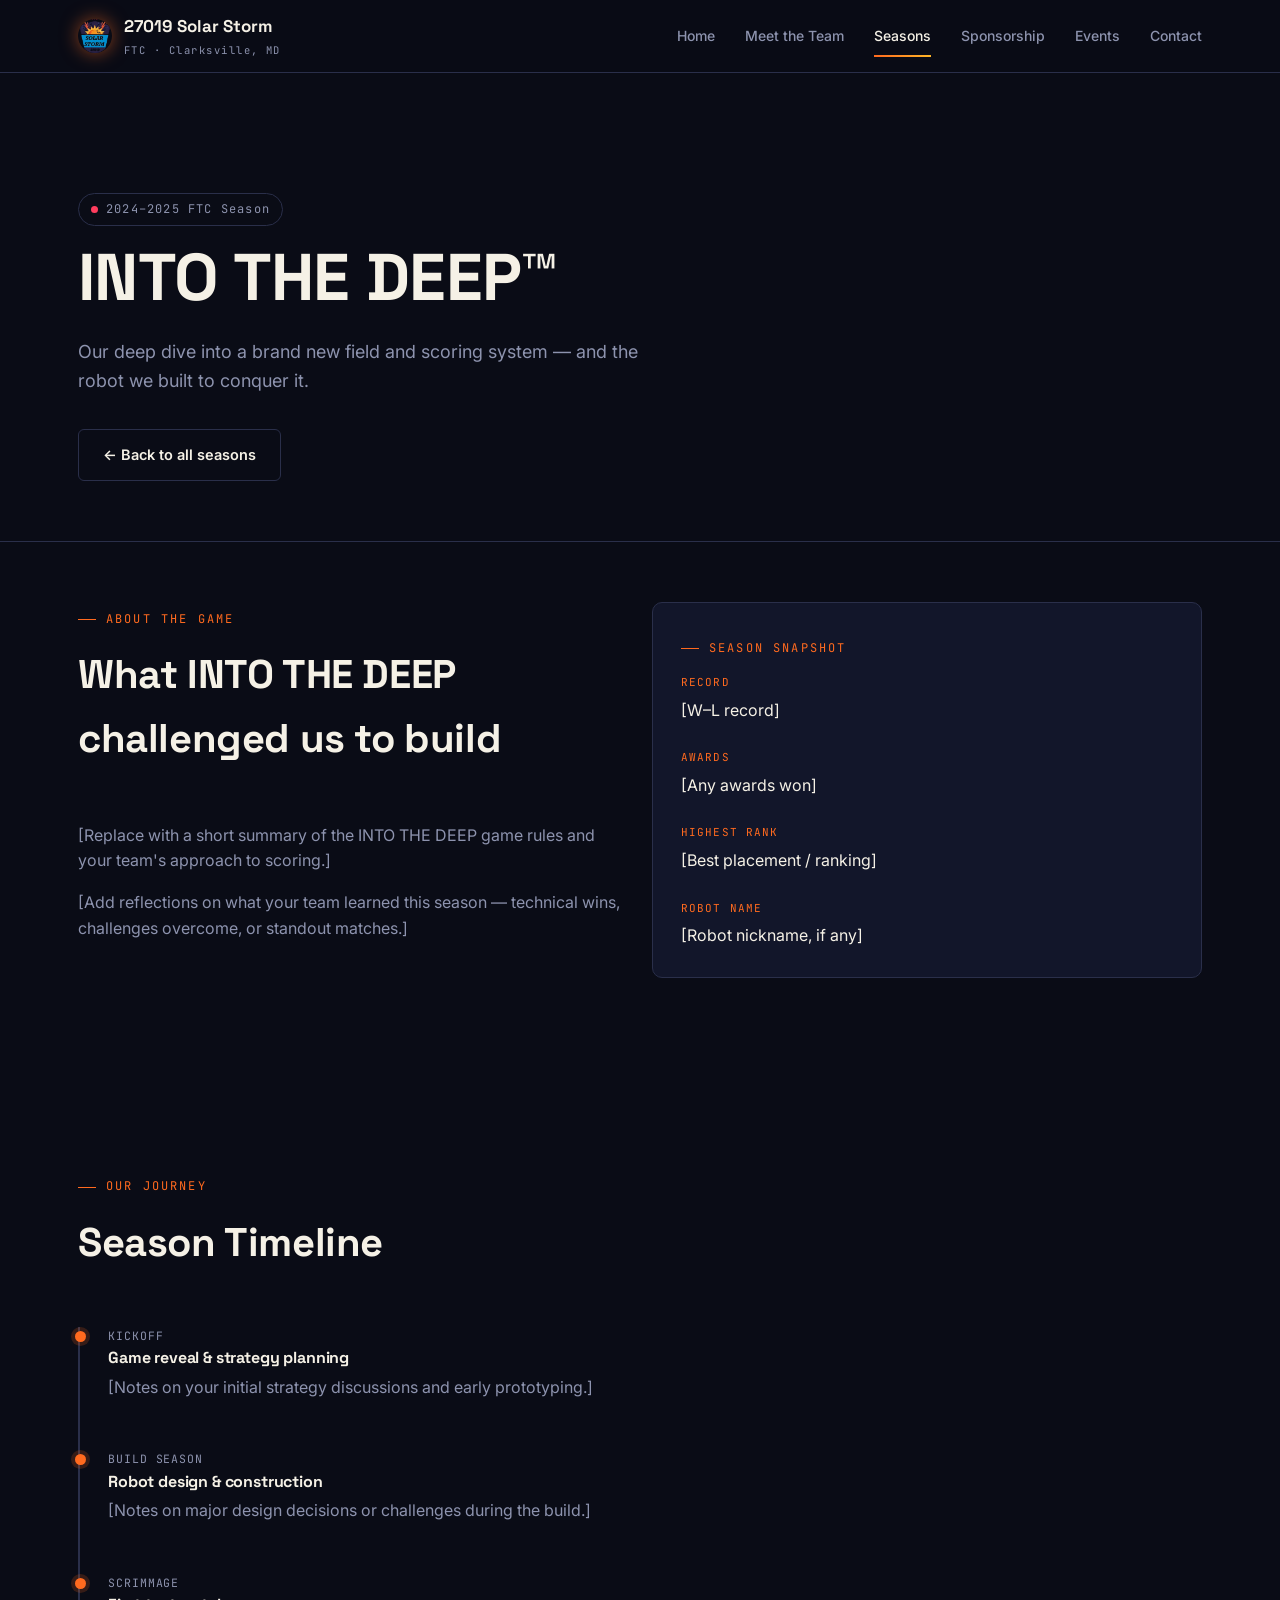
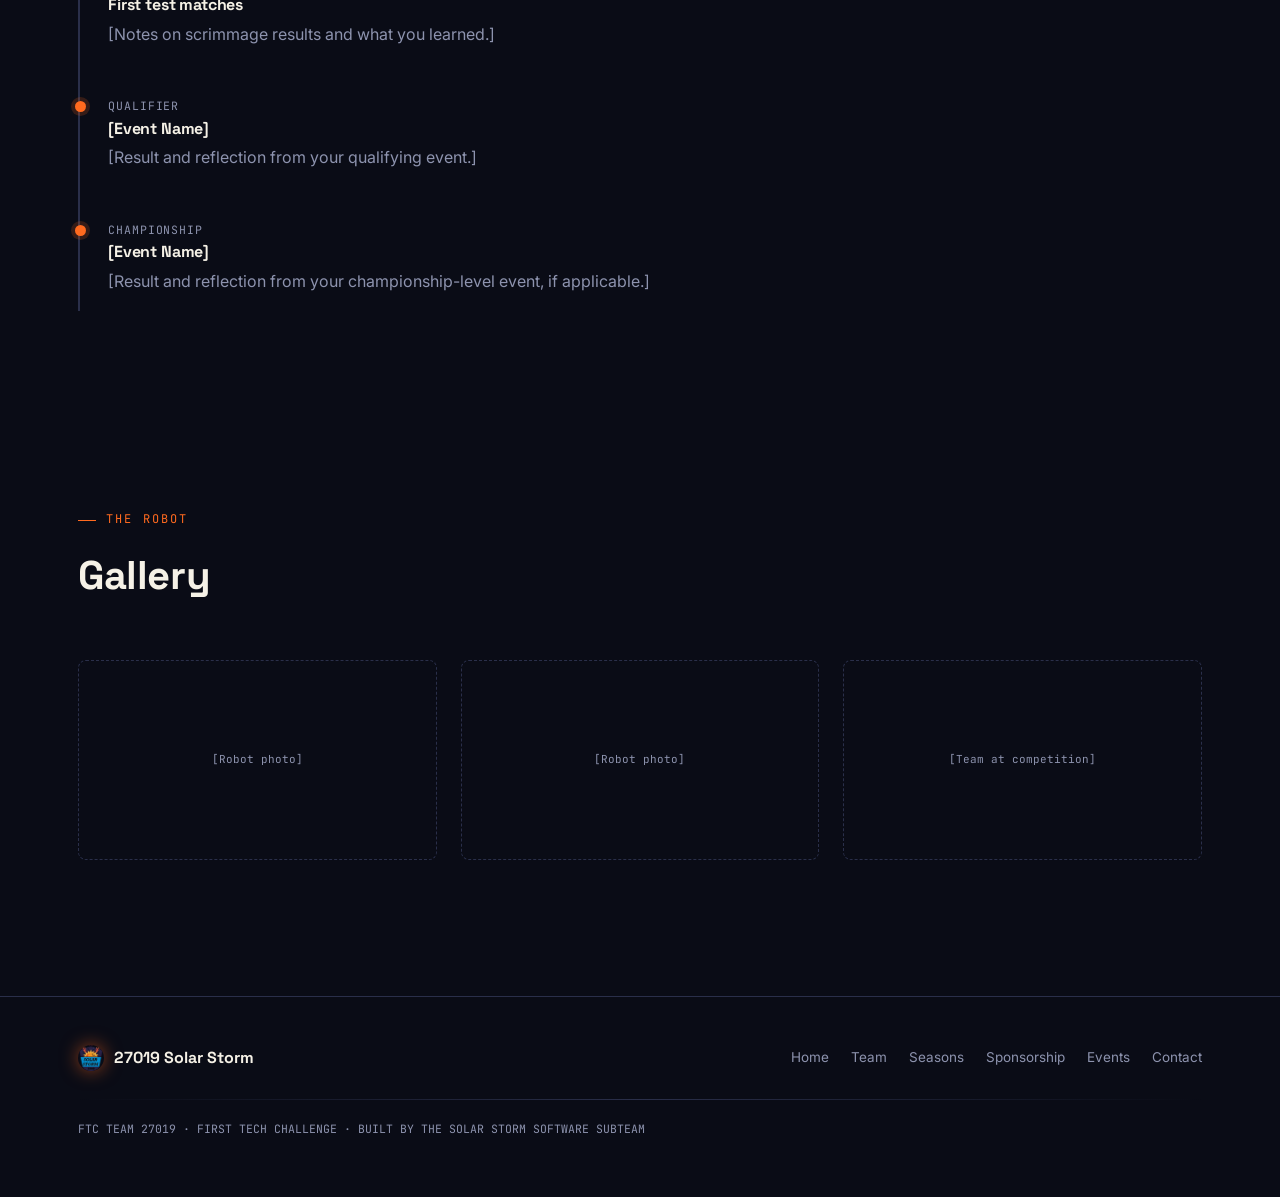
<file: seasons-intothedeep.html>
<!DOCTYPE html>
<html lang="en">
<head>
<meta charset="UTF-8">
<meta name="viewport" content="width=device-width, initial-scale=1.0">
<title>INTO THE DEEP Season · 27019 Solar Storm</title>
<meta name="description" content="27019 Solar Storm's INTO THE DEEP season recap.">
<link rel="preconnect" href="https://fonts.googleapis.com">
<link rel="preconnect" href="https://fonts.gstatic.com" crossorigin>
<link href="https://fonts.googleapis.com/css2?family=Space+Grotesk:wght@500;700&family=Inter:wght@400;500;600;700&family=JetBrains+Mono:wght@400;500&display=swap" rel="stylesheet">
<link rel="stylesheet" href="assets/style.css">

</head>
<body>
<nav class="site-nav">
    <div class="wrap">
      <a href="index.html" class="brand">
        <span class="brand-mark"></span>
        <span>27019 Solar Storm
          <small>FTC &middot; Clarksville, MD</small>
        </span>
      </a>
      <div class="nav-links">
        <a href="index.html">Home</a>
        <a href="team.html">Meet the Team</a>
        <a href="seasons.html" class="active">Seasons</a>
        <a href="sponsorship.html">Sponsorship</a>
        <a href="events.html">Events</a>
        <a href="contact.html">Contact</a>
        
      </div>
      <button class="nav-toggle" aria-label="Toggle menu">
        <svg width="24" height="24" viewBox="0 0 24 24" fill="none" stroke="currentColor" stroke-width="2"><line x1="3" y1="6" x2="21" y2="6"/><line x1="3" y1="12" x2="21" y2="12"/><line x1="3" y1="18" x2="21" y2="18"/></svg>
      </button>
    </div>
  </nav>

<section class="hero" style="padding-bottom:60px;">
  <div class="flare-burst" style="width:560px;height:560px;top:-200px;right:-160px; background: radial-gradient(circle at 40% 40%, var(--plasma)55, var(--plasma)22 40%, transparent 70%);"></div>
  <div class="wrap">
    <div class="season-tag"><span class="dot" style="background:var(--plasma);"></span>2024–2025 FTC Season</div>
    <h1 style="font-size:clamp(38px,5.4vw,66px);">INTO THE DEEP™</h1>
    <p class="hero-sub">Our deep dive into a brand new field and scoring system &mdash; and the robot we built to conquer it.</p>
    <a href="seasons.html" class="btn btn-ghost">&larr; Back to all seasons</a>
  </div>
</section>

<section style="padding-top:60px;">
  <div class="wrap grid grid-2">
    <div>
      <div class="section-head">
        <div class="eyebrow">About the game</div>
        <h2>What INTO THE DEEP challenged us to build</h2>
      </div>
      <p>[Replace with a short summary of the INTO THE DEEP game rules and your team's approach to scoring.]</p>
      <p>[Add reflections on what your team learned this season &mdash; technical wins, challenges overcome, or standout matches.]</p>
    </div>
    <div class="card" style="align-self:start;">
      <div class="eyebrow" style="margin-bottom:16px;">Season Snapshot</div>
      <div class="info-block"><div class="label">Record</div><div class="value">[W&ndash;L record]</div></div>
      <div class="info-block"><div class="label">Awards</div><div class="value">[Any awards won]</div></div>
      <div class="info-block"><div class="label">Highest Rank</div><div class="value">[Best placement / ranking]</div></div>
      <div class="info-block" style="margin-bottom:0;"><div class="label">Robot Name</div><div class="value">[Robot nickname, if any]</div></div>
    </div>
  </div>
</section>

<section>
  <div class="wrap">
    <div class="section-head"><div class="eyebrow">Our journey</div><h2>Season Timeline</h2></div>
    <div class="timeline">
      <div class="timeline-item"><div class="when">Kickoff</div><h4>Game reveal &amp; strategy planning</h4><p>[Notes on your initial strategy discussions and early prototyping.]</p></div>
      <div class="timeline-item"><div class="when">Build Season</div><h4>Robot design &amp; construction</h4><p>[Notes on major design decisions or challenges during the build.]</p></div>
      <div class="timeline-item"><div class="when">Scrimmage</div><h4>First test matches</h4><p>[Notes on scrimmage results and what you learned.]</p></div>
      <div class="timeline-item"><div class="when">Qualifier</div><h4>[Event Name]</h4><p>[Result and reflection from your qualifying event.]</p></div>
      <div class="timeline-item"><div class="when">Championship</div><h4>[Event Name]</h4><p>[Result and reflection from your championship-level event, if applicable.]</p></div>
    </div>
  </div>
</section>

<section>
  <div class="wrap">
    <div class="section-head"><div class="eyebrow">The robot</div><h2>Gallery</h2></div>
    <div class="grid grid-3">
      <div class="logo-slot" style="height:200px;">[Robot photo]</div>
      <div class="logo-slot" style="height:200px;">[Robot photo]</div>
      <div class="logo-slot" style="height:200px;">[Team at competition]</div>
    </div>
  </div>
</section>

<footer>
    <div class="wrap">
      <div class="footer-row">
        <div class="footer-brand">
          <span class="brand-mark" style="width:26px;height:26px;"></span>
          27019 Solar Storm
        </div>
        <div class="footer-links">
          <a href="index.html">Home</a>
          <a href="team.html">Team</a>
          <a href="seasons.html">Seasons</a>
          <a href="sponsorship.html">Sponsorship</a>
          <a href="events.html">Events</a>
          <a href="contact.html">Contact</a>
        </div>
      </div>
      <div class="divider" style="margin-top:28px;"></div>
      <p class="footer-fine">FTC TEAM 27019 &middot; FIRST TECH CHALLENGE &middot; BUILT BY THE SOLAR STORM SOFTWARE SUBTEAM</p>
    </div>
  </footer>
<script src="assets/nav.js"></script>
</body>
</html>
</file>
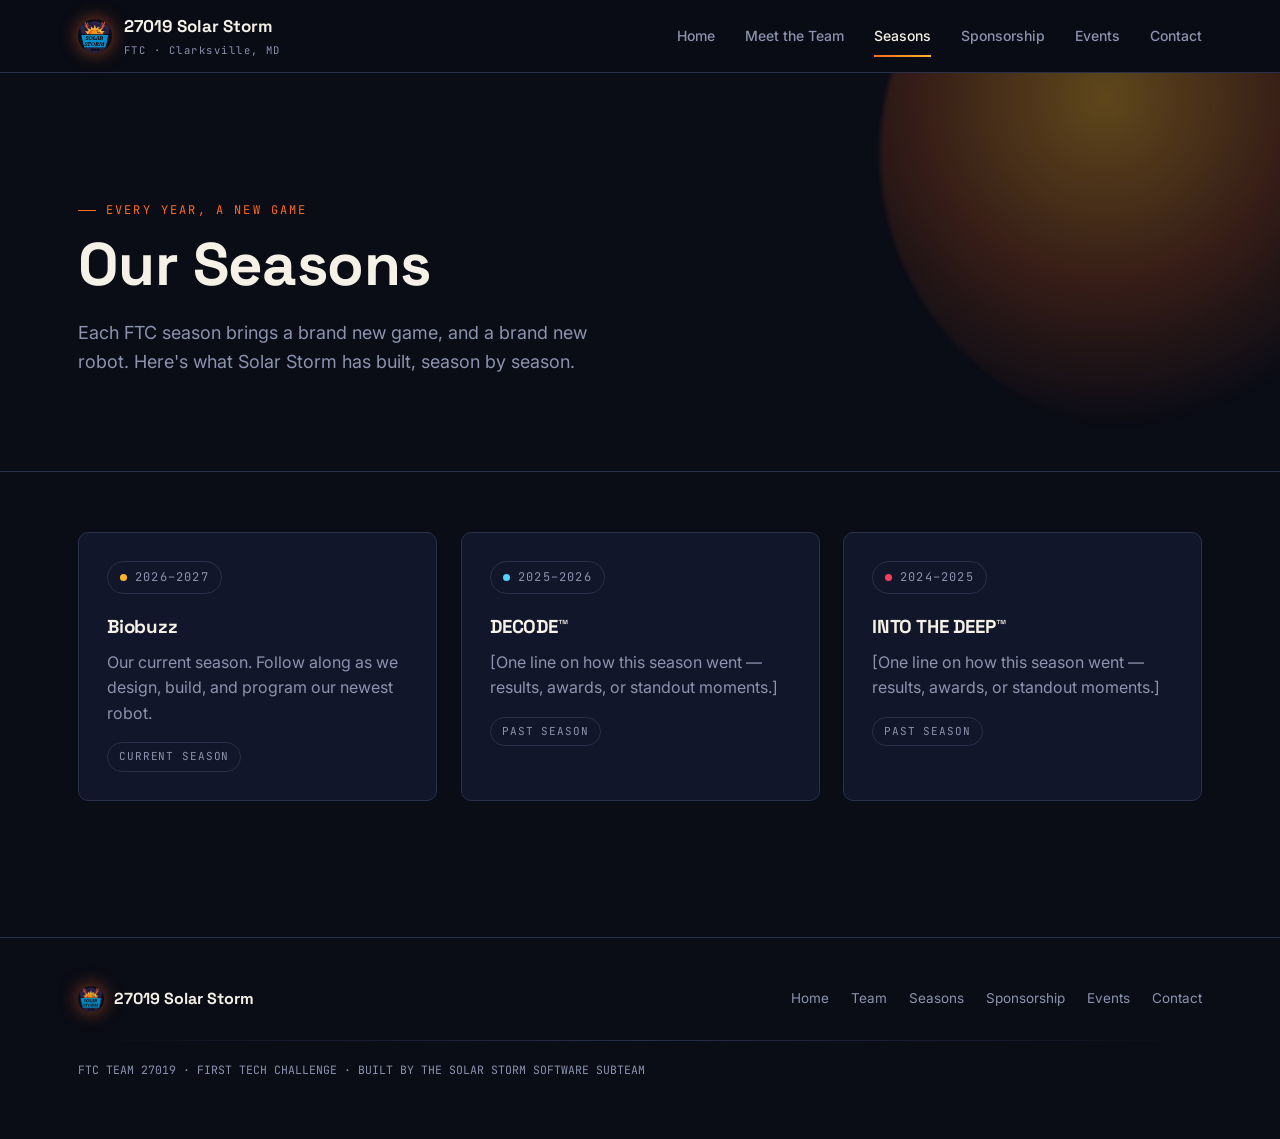
<file: seasons.html>
<!DOCTYPE html>
<html lang="en">
<head>
<meta charset="UTF-8">
<meta name="viewport" content="width=device-width, initial-scale=1.0">
<title>Seasons · 27019 Solar Storm</title>
<meta name="description" content="A look back at every FTC season 27019 Solar Storm has competed in.">
<link rel="preconnect" href="https://fonts.googleapis.com">
<link rel="preconnect" href="https://fonts.gstatic.com" crossorigin>
<link href="https://fonts.googleapis.com/css2?family=Space+Grotesk:wght@500;700&family=Inter:wght@400;500;600;700&family=JetBrains+Mono:wght@400;500&display=swap" rel="stylesheet">
<link rel="stylesheet" href="assets/style.css">

</head>
<body>
<nav class="site-nav">
    <div class="wrap">
      <a href="index.html" class="brand">
        <span class="brand-mark"></span>
        <span>27019 Solar Storm
          <small>FTC &middot; Clarksville, MD</small>
        </span>
      </a>
      <div class="nav-links">
        <a href="index.html">Home</a>
        <a href="team.html">Meet the Team</a>
        <a href="seasons.html" class="active">Seasons</a>
        <a href="sponsorship.html">Sponsorship</a>
        <a href="events.html">Events</a>
        <a href="contact.html">Contact</a>
        
      </div>
      <button class="nav-toggle" aria-label="Toggle menu">
        <svg width="24" height="24" viewBox="0 0 24 24" fill="none" stroke="currentColor" stroke-width="2"><line x1="3" y1="6" x2="21" y2="6"/><line x1="3" y1="12" x2="21" y2="12"/><line x1="3" y1="18" x2="21" y2="18"/></svg>
      </button>
    </div>
  </nav>

<section class="hero" style="padding-bottom:60px;">
  <div class="flare-burst" style="width:560px;height:560px;top:-200px;right:-160px;"></div>
  <div class="wrap">
    <div class="eyebrow">Every year, a new game</div>
    <h1 style="font-size:clamp(38px,5vw,60px);">Our Seasons</h1>
    <p class="hero-sub">Each FTC season brings a brand new game, and a brand new robot. Here's what Solar Storm has built, season by season.</p>
  </div>
</section>

<section style="padding-top:60px;">
  <div class="wrap grid grid-3">

    <a href="seasons-biobuzz.html" class="card" style="text-decoration:none;">
      <div class="season-tag"><span class="dot" style="background:var(--corona);"></span>2026&ndash;2027</div>
      <h3>Biobuzz</h3>
      <p>Our current season. Follow along as we design, build, and program our newest robot.</p>
      <span class="pill">Current Season</span>
    </a>

    <a href="seasons-decode.html" class="card" style="text-decoration:none;">
      <div class="season-tag"><span class="dot" style="background:var(--ion);"></span>2025&ndash;2026</div>
      <h3>DECODE&trade;</h3>
      <p>[One line on how this season went &mdash; results, awards, or standout moments.]</p>
      <span class="pill">Past Season</span>
    </a>

    <a href="seasons-intothedeep.html" class="card" style="text-decoration:none;">
      <div class="season-tag"><span class="dot" style="background:var(--plasma);"></span>2024&ndash;2025</div>
      <h3>INTO THE DEEP&trade;</h3>
      <p>[One line on how this season went &mdash; results, awards, or standout moments.]</p>
      <span class="pill">Past Season</span>
    </a>

  </div>
</section>

<footer>
    <div class="wrap">
      <div class="footer-row">
        <div class="footer-brand">
          <span class="brand-mark" style="width:26px;height:26px;"></span>
          27019 Solar Storm
        </div>
        <div class="footer-links">
          <a href="index.html">Home</a>
          <a href="team.html">Team</a>
          <a href="seasons.html">Seasons</a>
          <a href="sponsorship.html">Sponsorship</a>
          <a href="events.html">Events</a>
          <a href="contact.html">Contact</a>
        </div>
      </div>
      <div class="divider" style="margin-top:28px;"></div>
      <p class="footer-fine">FTC TEAM 27019 &middot; FIRST TECH CHALLENGE &middot; BUILT BY THE SOLAR STORM SOFTWARE SUBTEAM</p>
    </div>
  </footer>
<script src="assets/nav.js"></script>
</body>
</html>
</file>
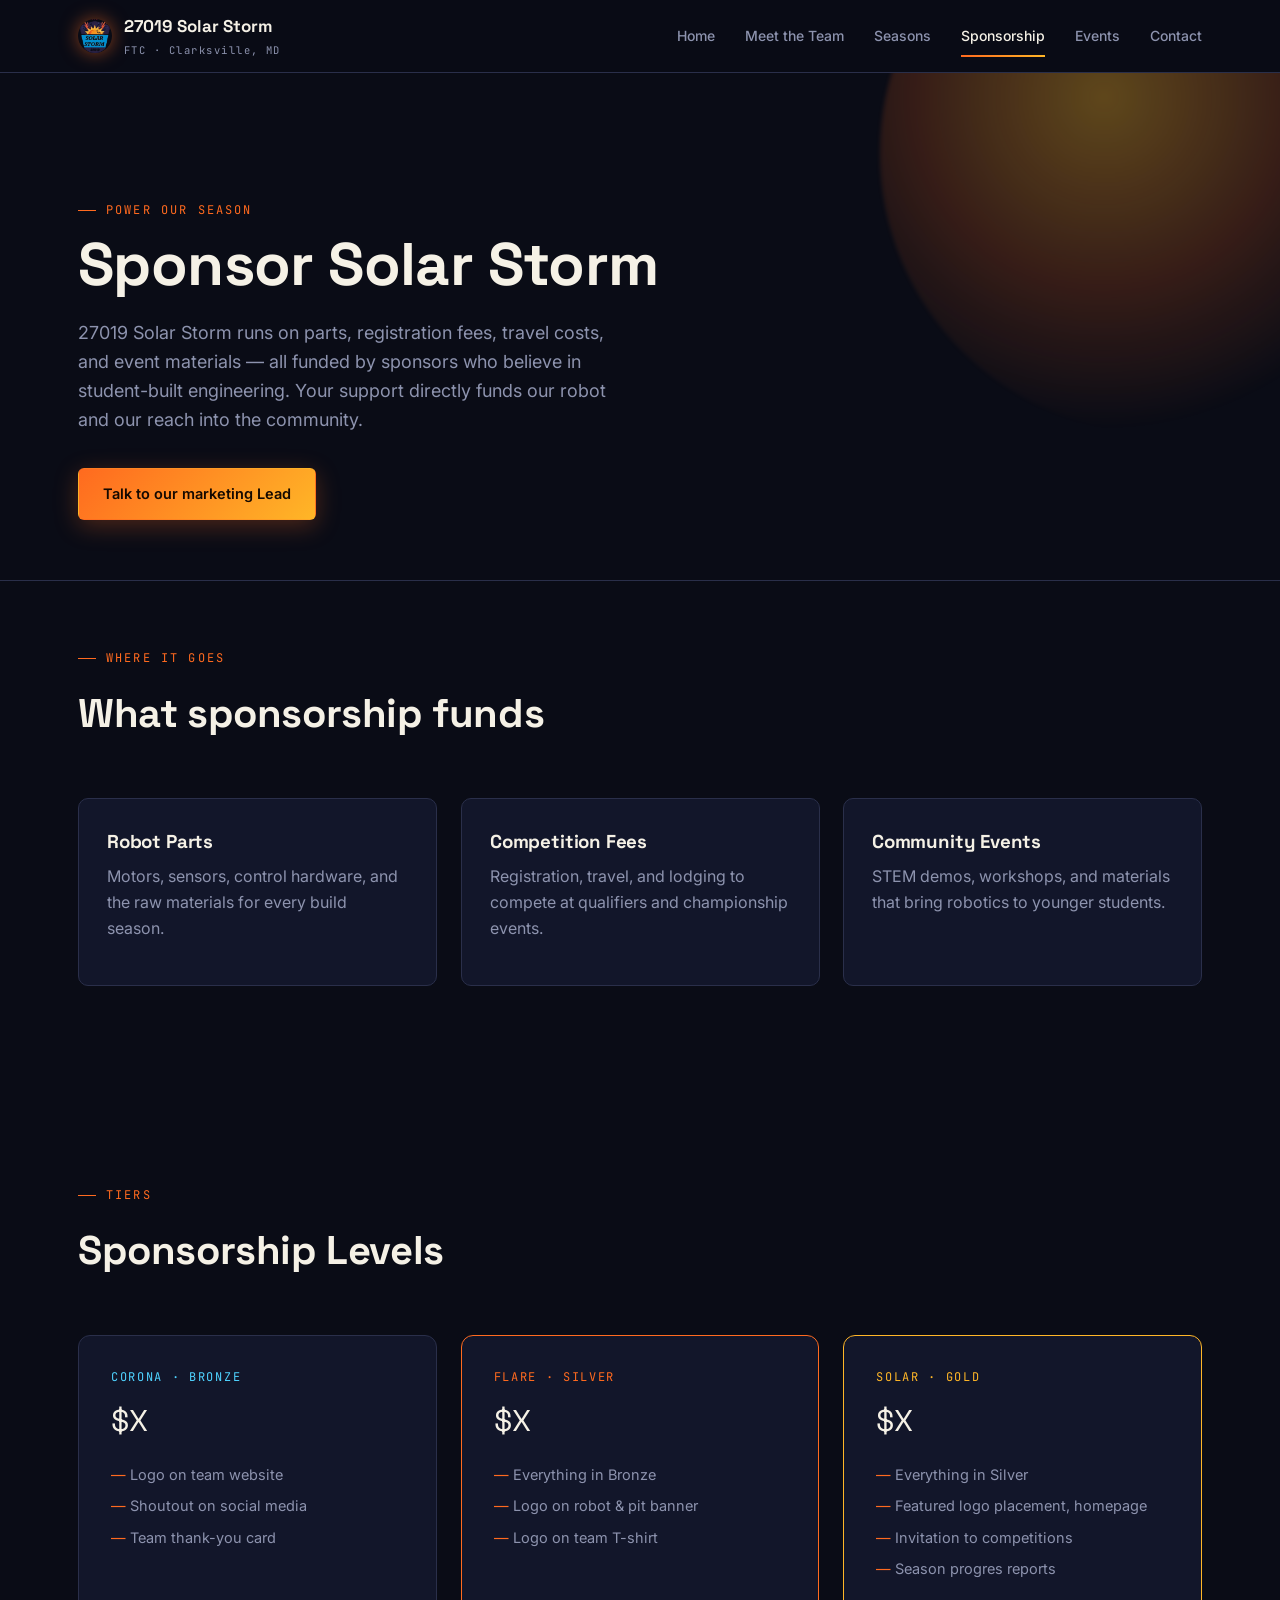
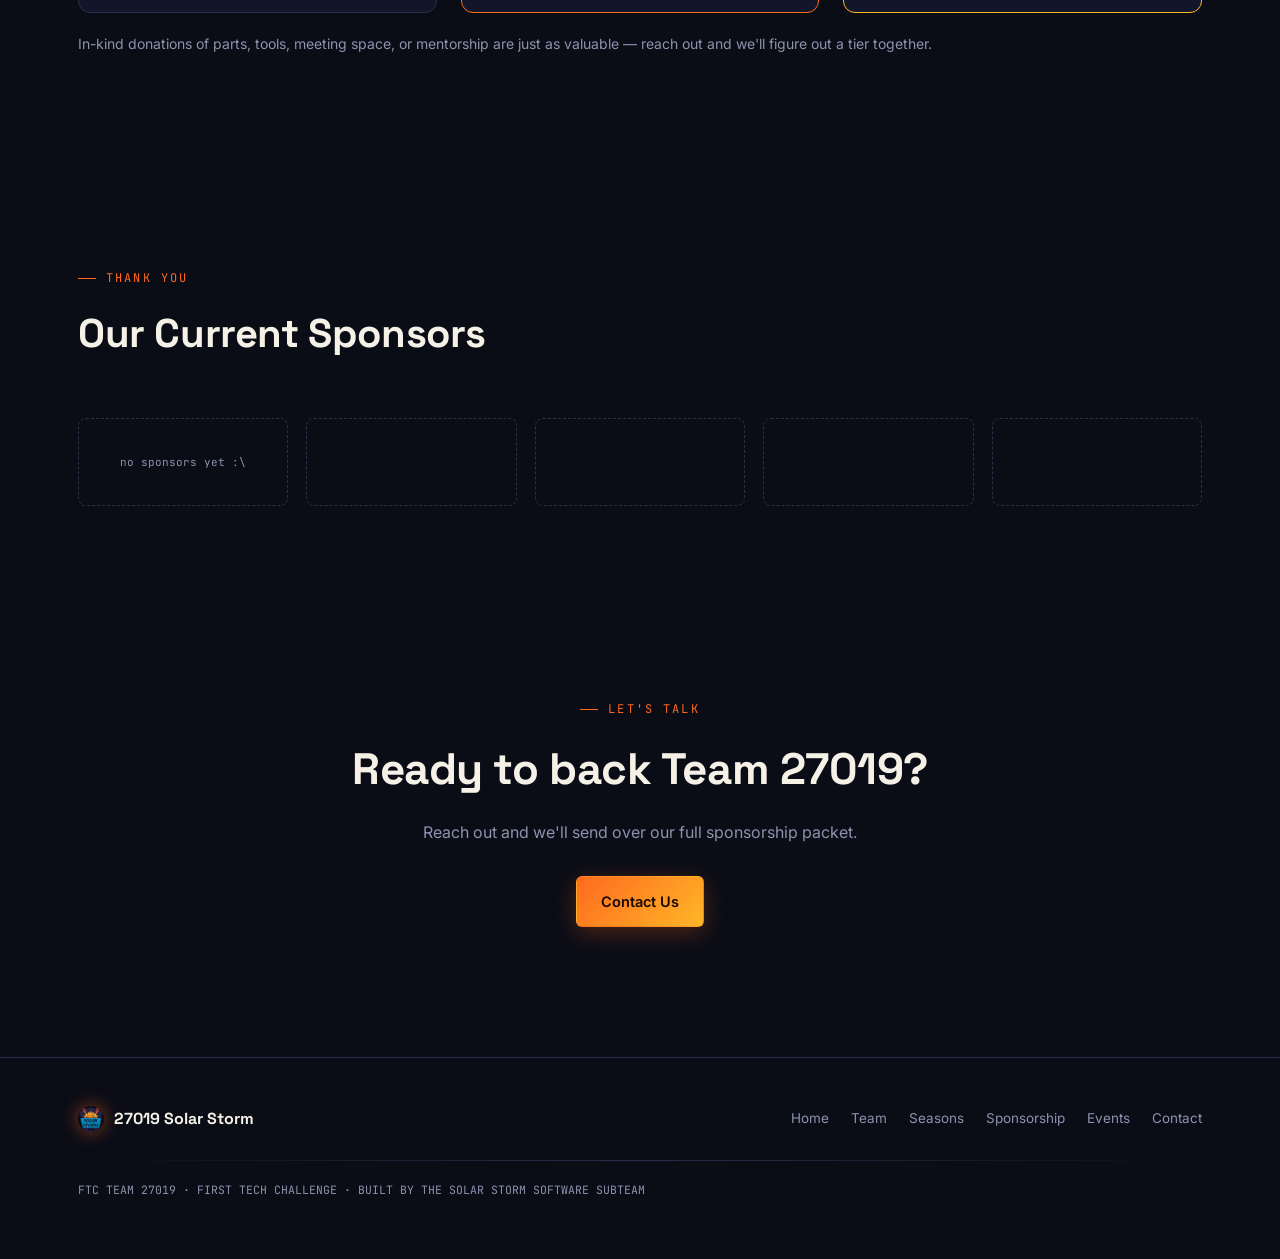
<file: sponsorship.html>
<!DOCTYPE html>
<html lang="en">
<head>
<meta charset="UTF-8">
<meta name="viewport" content="width=device-width, initial-scale=1.0">
<title>Sponsorship · 27019 Solar Storm</title>
<meta name="description" content="Sponsor FTC Team 27019 Solar Storm and fund student-built robotics.">
<link rel="preconnect" href="https://fonts.googleapis.com">
<link rel="preconnect" href="https://fonts.gstatic.com" crossorigin>
<link href="https://fonts.googleapis.com/css2?family=Space+Grotesk:wght@500;700&family=Inter:wght@400;500;600;700&family=JetBrains+Mono:wght@400;500&display=swap" rel="stylesheet">
<link rel="stylesheet" href="assets/style.css">

</head>
<body>
<nav class="site-nav">
    <div class="wrap">
      <a href="index.html" class="brand">
        <span class="brand-mark"></span>
        <span>27019 Solar Storm
          <small>FTC &middot; Clarksville, MD</small>
        </span>
      </a>
      <div class="nav-links">
        <a href="index.html">Home</a>
        <a href="team.html">Meet the Team</a>
        <a href="seasons.html">Seasons</a>
        <a href="sponsorship.html" class="active">Sponsorship</a>
        <a href="events.html">Events</a>
        <a href="contact.html">Contact</a>
        
      </div>
      <button class="nav-toggle" aria-label="Toggle menu">
        <svg width="24" height="24" viewBox="0 0 24 24" fill="none" stroke="currentColor" stroke-width="2"><line x1="3" y1="6" x2="21" y2="6"/><line x1="3" y1="12" x2="21" y2="12"/><line x1="3" y1="18" x2="21" y2="18"/></svg>
      </button>
    </div>
  </nav>

<section class="hero" style="padding-bottom:60px;">
  <div class="flare-burst" style="width:560px;height:560px;top:-200px;right:-160px;"></div>
  <div class="wrap">
    <div class="eyebrow">Power our season</div>
    <h1 style="font-size:clamp(38px,5vw,60px);">Sponsor Solar Storm</h1>
    <p class="hero-sub">27019 Solar Storm runs on parts, registration fees, travel costs, and event materials &mdash; all funded by sponsors who believe in student-built engineering. Your support directly funds our robot and our reach into the community.</p>
    <a href="contact.html" class="btn btn-primary">Talk to our marketing Lead</a>
  </div>
</section>

<section style="padding-top:60px;">
  <div class="wrap">
    <div class="section-head"><div class="eyebrow">Where it goes</div><h2>What sponsorship funds</h2></div>
    <div class="grid grid-3">
      <div class="card"><h3>Robot Parts</h3><p>Motors, sensors, control hardware, and the raw materials for every build season.</p></div>
      <div class="card"><h3>Competition Fees</h3><p>Registration, travel, and lodging to compete at qualifiers and championship events.</p></div>
      <div class="card"><h3>Community Events</h3><p>STEM demos, workshops, and materials that bring robotics to younger students.</p></div>
    </div>
  </div>
</section>

<section>
  <div class="wrap">
    <div class="section-head"><div class="eyebrow">Tiers</div><h2>Sponsorship Levels</h2></div>
    <div class="grid grid-3">
      <div class="tier">
        <div class="tier-title" style="color:var(--ion);">Corona &middot; Bronze</div>
        <div class="price">$X</div>
        <ul>
          <li>Logo on team website</li>
          <li>Shoutout on social media</li>
          <li>Team thank-you card</li>
        </ul>
      </div>
      <div class="tier" style="border-color:var(--flare);">
        <div class="tier-title" style="color:var(--flare);">Flare &middot; Silver</div>
        <div class="price">$X</div>
        <ul>
          <li>Everything in Bronze</li>
          <li>Logo on robot &amp; pit banner</li>
          <li>Logo on team T-shirt</li>
        </ul>
      </div>
      <div class="tier" style="border-color:var(--corona);">
        <div class="tier-title" style="color:var(--corona);">Solar &middot; Gold</div>
        <div class="price">$X</div>
        <ul>
          <li>Everything in Silver</li>
          <li>Featured logo placement, homepage</li>
          <li>Invitation to competitions</li>
          <li>Season progres reports</li>
        </ul>
      </div>
    </div>
    <p style="margin-top:20px; font-size:14px;">In-kind donations of parts, tools, meeting space, or mentorship are just as valuable &mdash; reach out and we'll figure out a tier together.</p>
  </div>
</section>

<section>
  <div class="wrap">
    <div class="section-head"><div class="eyebrow">Thank you</div><h2>Our Current Sponsors</h2></div>
    <div class="logo-wall">
      <div class="logo-slot">no sponsors yet :\</div>
      <div class="logo-slot"></div>
      <div class="logo-slot"></div>
      <div class="logo-slot"></div>
      <div class="logo-slot"></div>
    </div>
  </div>
</section>

<section class="center-cta">
  <div class="wrap">
    <div class="eyebrow" style="justify-content:center;">Let's talk</div>
    <h2>Ready to back Team 27019?</h2>
    <p>Reach out and we'll send over our full sponsorship packet.</p>
    <a href="contact.html" class="btn btn-primary">Contact Us</a>
  </div>
</section>

<footer>
    <div class="wrap">
      <div class="footer-row">
        <div class="footer-brand">
          <span class="brand-mark" style="width:26px;height:26px;"></span>
          27019 Solar Storm
        </div>
        <div class="footer-links">
          <a href="index.html">Home</a>
          <a href="team.html">Team</a>
          <a href="seasons.html">Seasons</a>
          <a href="sponsorship.html">Sponsorship</a>
          <a href="events.html">Events</a>
          <a href="contact.html">Contact</a>
        </div>
      </div>
      <div class="divider" style="margin-top:28px;"></div>
      <p class="footer-fine">FTC TEAM 27019 &middot; FIRST TECH CHALLENGE &middot; BUILT BY THE SOLAR STORM SOFTWARE SUBTEAM</p>
    </div>
  </footer>
<script src="assets/nav.js"></script>
</body>
</html>
</file>
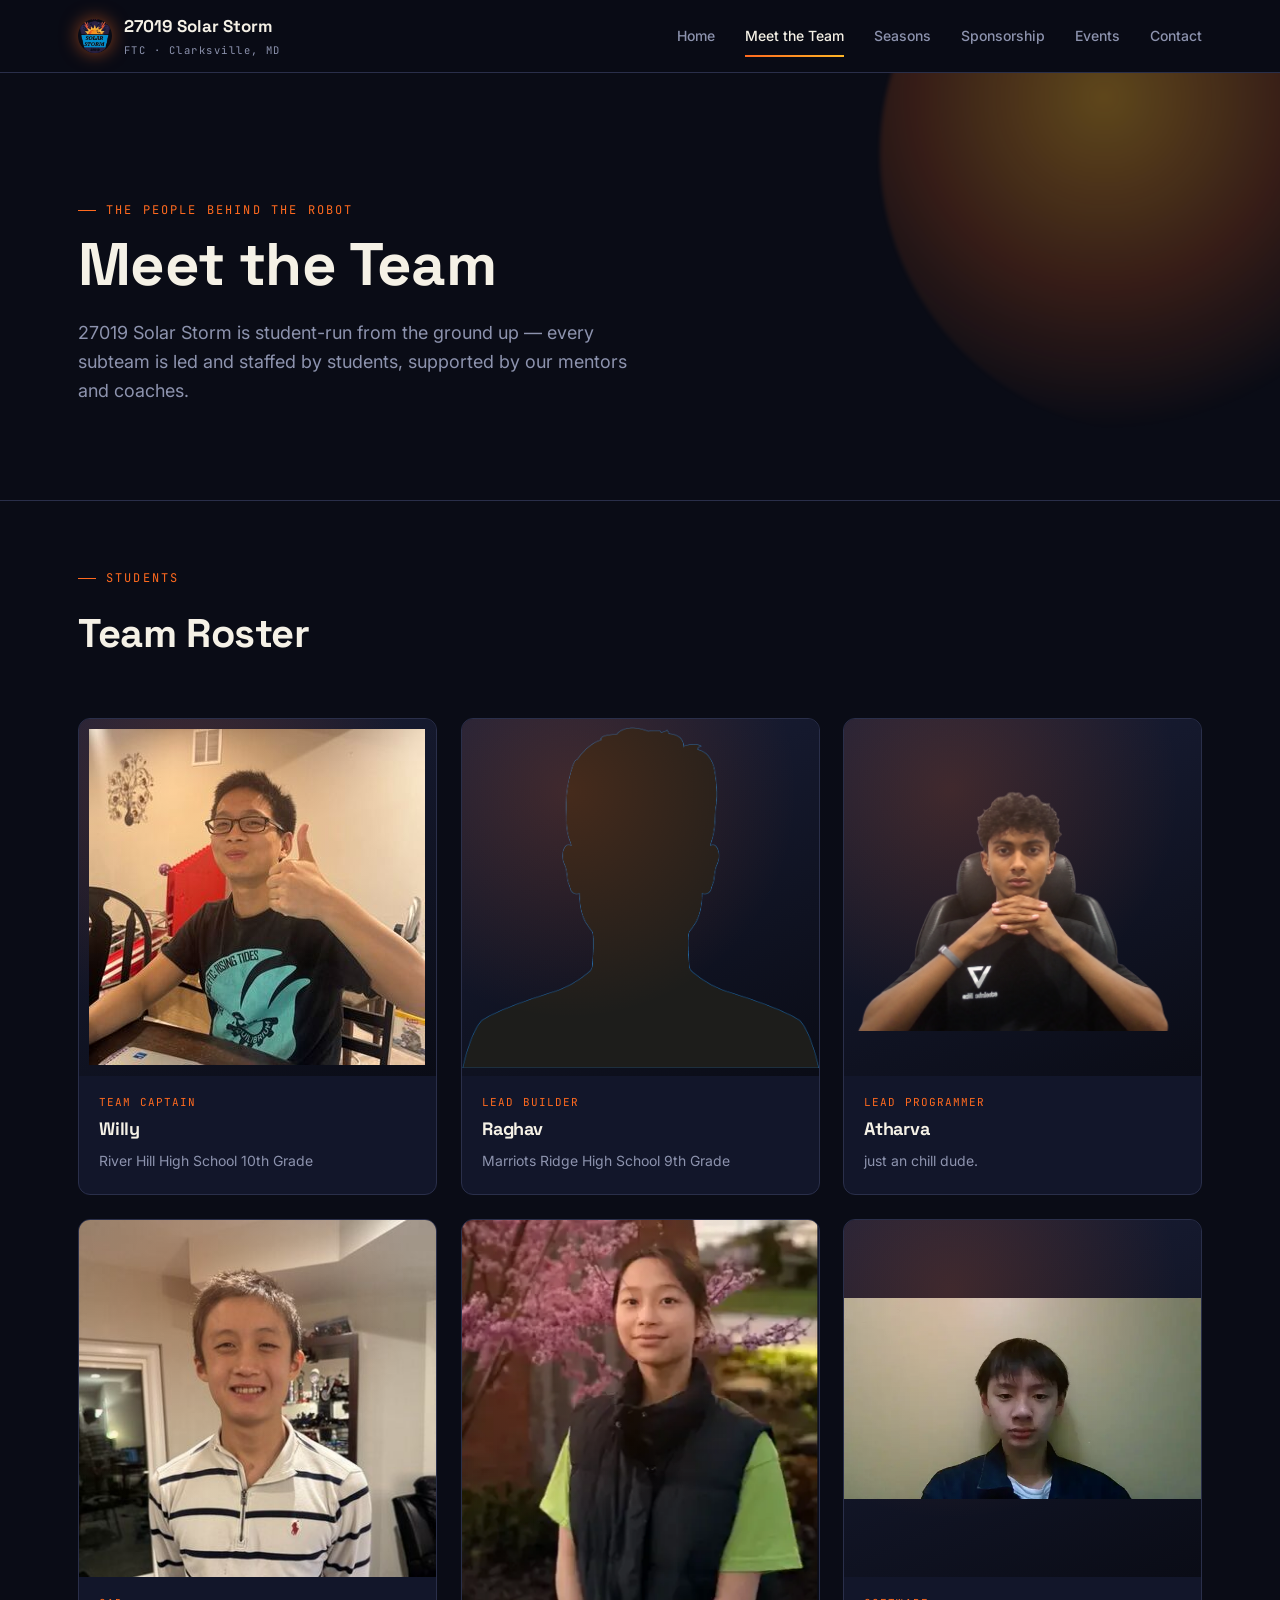
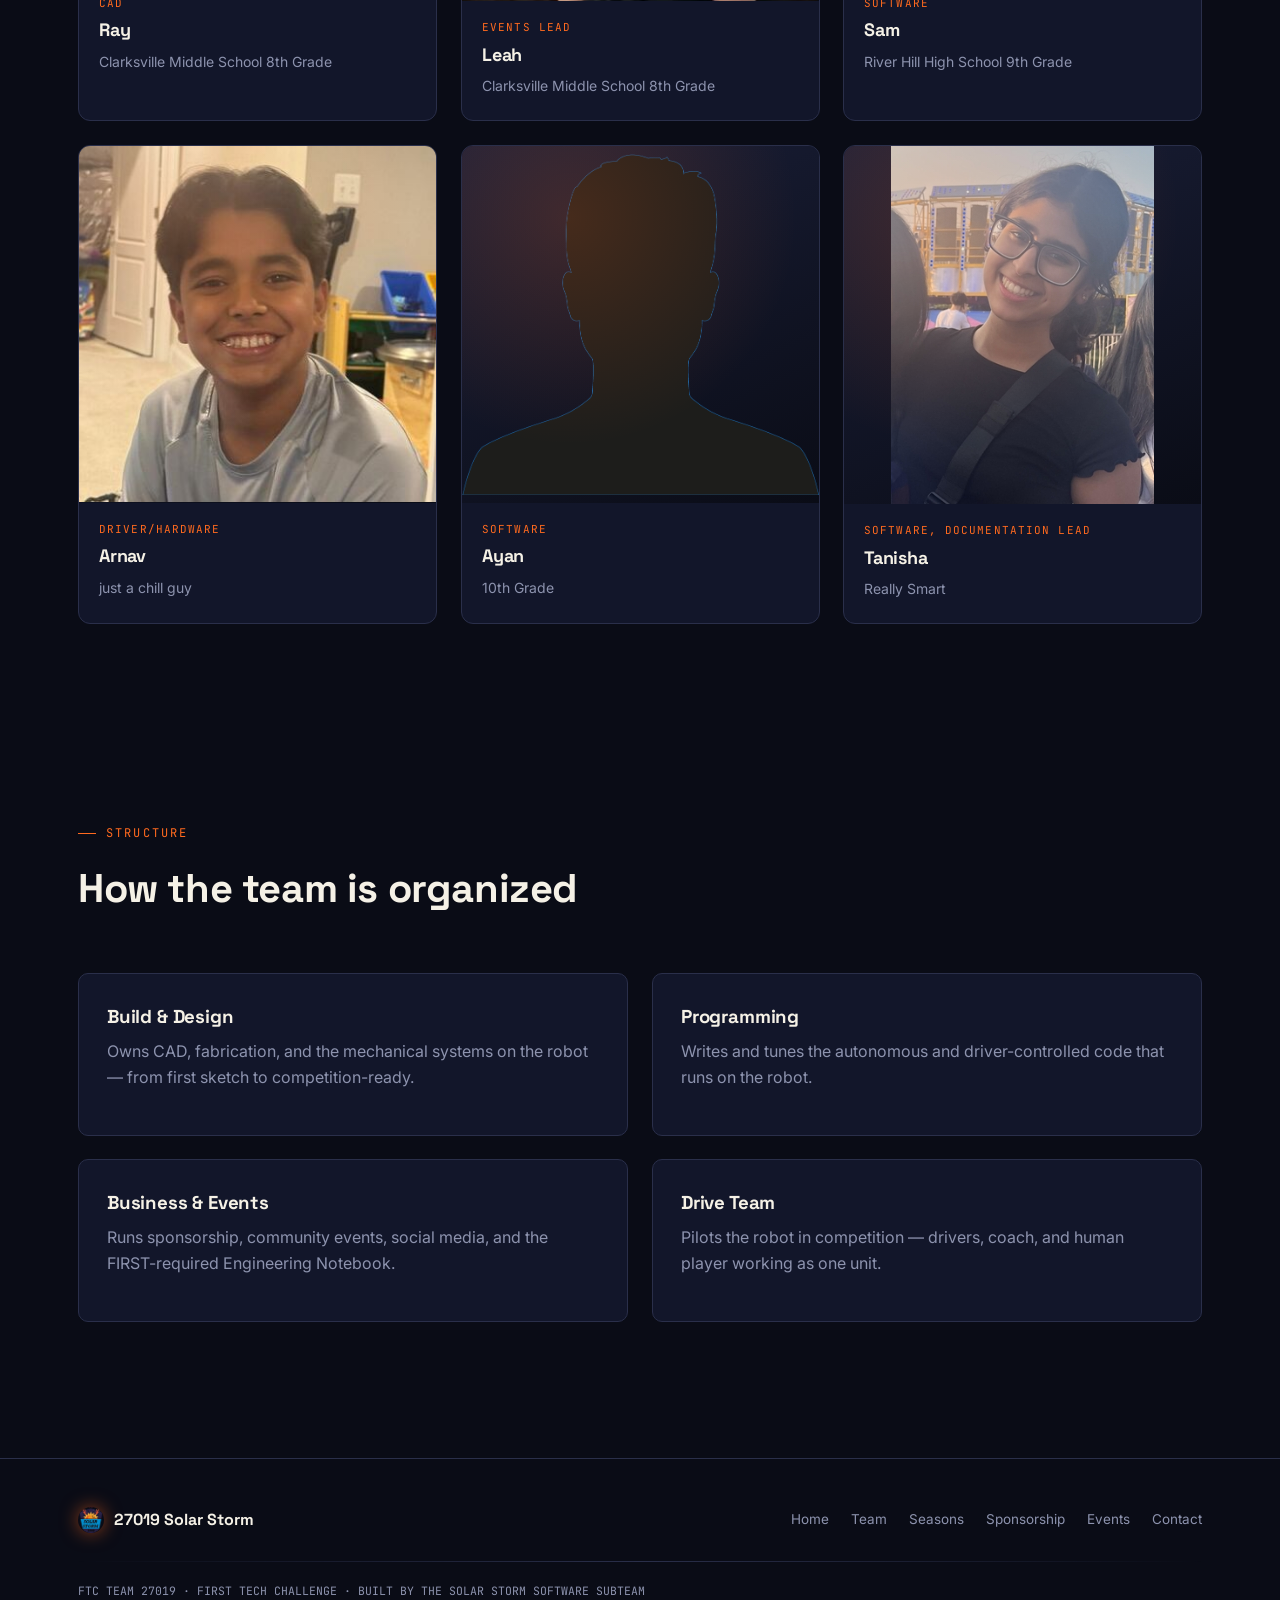
<file: team.html>
<!DOCTYPE html>
<html lang="en">
<head>
<meta charset="UTF-8">
<meta name="viewport" content="width=device-width, initial-scale=1.0">
<title>Meet the Team · 27019 Solar Storm</title>
<meta name="description" content="Meet the students and mentors of FTC Team 27019 Solar Storm.">
<link rel="preconnect" href="https://fonts.googleapis.com">
<link rel="preconnect" href="https://fonts.gstatic.com" crossorigin>
<link href="https://fonts.googleapis.com/css2?family=Space+Grotesk:wght@500;700&family=Inter:wght@400;500;600;700&family=JetBrains+Mono:wght@400;500&display=swap" rel="stylesheet">
<link rel="stylesheet" href="assets/style.css">

</head>
<body>
<nav class="site-nav">
    <div class="wrap">
      <a href="index.html" class="brand">
        <span class="brand-mark"></span>
        <span>27019 Solar Storm
          <small>FTC &middot; Clarksville, MD</small>
        </span>
      </a>
      <div class="nav-links">
        <a href="index.html">Home</a>
        <a href="team.html" class="active">Meet the Team</a>
        <a href="seasons.html">Seasons</a>
        <a href="sponsorship.html">Sponsorship</a>
        <a href="events.html">Events</a>
        <a href="contact.html">Contact</a>
        
      </div>
      <button class="nav-toggle" aria-label="Toggle menu">
        <svg width="24" height="24" viewBox="0 0 24 24" fill="none" stroke="currentColor" stroke-width="2"><line x1="3" y1="6" x2="21" y2="6"/><line x1="3" y1="12" x2="21" y2="12"/><line x1="3" y1="18" x2="21" y2="18"/></svg>
      </button>
    </div>
  </nav>

<section class="hero" style="padding-bottom:60px;">
  <div class="flare-burst" style="width:560px;height:560px;top:-200px;right:-160px;"></div>
  <div class="wrap">
    <div class="eyebrow">The people behind the robot</div>
    <h1 style="font-size:clamp(38px,5vw,60px);">Meet the Team</h1>
    <p class="hero-sub">27019 Solar Storm is student-run from the ground up &mdash; every subteam is led and staffed by students, supported by our mentors and coaches.</p>
  </div>
</section>

<section style="padding-top:60px;">
  <div class="wrap">
    <div class="section-head"><div class="eyebrow">Students</div><h2>Team Roster</h2></div>
    <div class="grid grid-3">
      <div class="member-card">
        <div class="member-photo">
           <img src="assets/pictures/willy.jpg" alt="Team member portrait">
        </div>
        <div class="member-info">
          <div class="role">Team Captain</div>
          <h3>Willy</h3>
          <p>River Hill High School 10th Grade</p>
        </div>
      </div><div class="member-card">
        <div class="member-photo">
           <img src="assets/pictures/raghav.png" alt="Team member portrait">
        </div>

        <div class="member-info">
          <div class="role">Lead Builder</div>
          <h3>Raghav</h3>
          <p>Marriots Ridge High School 9th Grade</p>
        </div>
      </div><div class="member-card">
        <div class="member-photo">
           <img src="assets/pictures/atharva.png" alt="Team member portrait">
        </div>
        <div class="member-info">
          <div class="role">Lead Programmer</div>
          <h3>Atharva</h3>
          <p>just an chill dude.</p>
        </div>
      </div><div class="member-card">
        <div class="member-photo">
          <img src="assets/pictures/ray.jpg" alt="Team member portrait">
        </div>
        <div class="member-info">
          <div class="role">CAD</div>
          <h3>Ray</h3>
          <p>Clarksville Middle School 8th Grade</p>
        </div>
      </div><div class="member-card">
        <div class="member-photo">
          <img src="assets/pictures/leah-xie.webp" alt="Team member portrait">
        </div>
        <div class="member-info">
          <div class="role">Events Lead</div>
          <h3>Leah</h3>
          <p>Clarksville Middle School 8th Grade</p>
        </div>
      </div><div class="member-card">
        <div class="member-photo">
           <img src="assets/pictures/sam.webp" alt="Team member portrait">
        </div>
        <div class="member-info">
          <div class="role">Software</div>
          <h3>Sam </h3>
          <p>River Hill High School 9th Grade</p>
        </div>
      </div><div class="member-card">
        <div class="member-photo">
          <img src="assets/pictures/arnav.jpeg" alt="Team member portrait">
        </div>
        <div class="member-info">
          <div class="role">Driver/Hardware</div>
          <h3>Arnav</h3>
          <p>just a chill guy</p>
        </div>
      </div><div class="member-card">
        <div class="member-photo">
          <img src="assets/pictures/raghav.png" alt="Team member portrait">
        </div>
        <div class="member-info">
          <div class="role">Software</div>
          <h3>Ayan</h3>
          <p>10th Grade</p>
        </div>
          </div><div class="member-card">
        <div class="member-photo">
          <img src="assets/pictures/Tanisha_Pic.jpeg" alt="Team member portrait">
        </div>
        <div class="member-info">
          <div class="role">Software, Documentation Lead</div>
          <h3>Tanisha</h3>
          <p>Really Smart</p>
        </div>
      </div>
    </div>
  </div>
</section>


<section>
  <div class="wrap">
    <div class="section-head"><div class="eyebrow">Structure</div><h2>How the team is organized</h2></div>
    <div class="grid grid-2">
      <div class="card">
        <h3>Build &amp; Design</h3>
        <p>Owns CAD, fabrication, and the mechanical systems on the robot &mdash; from first sketch to competition-ready.</p>
      </div>
      <div class="card">
        <h3>Programming</h3>
        <p>Writes and tunes the autonomous and driver-controlled code that runs on the robot.</p>
      </div>
      <div class="card">
        <h3>Business &amp; Events</h3>
        <p>Runs sponsorship, community events, social media, and the FIRST-required Engineering Notebook.</p>
      </div>
      <div class="card">
        <h3>Drive Team</h3>
        <p>Pilots the robot in competition &mdash; drivers, coach, and human player working as one unit.</p>
        </div>    
      </div>
    </div>
  </div>
</section>

<footer>
    <div class="wrap">
      <div class="footer-row">
        <div class="footer-brand">
          <span class="brand-mark" style="width:26px;height:26px;"></span>
          27019 Solar Storm
        </div>
        <div class="footer-links">
          <a href="index.html">Home</a>
          <a href="team.html">Team</a>
          <a href="seasons.html">Seasons</a>
          <a href="sponsorship.html">Sponsorship</a>
          <a href="events.html">Events</a>
          <a href="contact.html">Contact</a>
        </div>
      </div>
      <div class="divider" style="margin-top:28px;"></div>
      <p class="footer-fine">FTC TEAM 27019 &middot; FIRST TECH CHALLENGE &middot; BUILT BY THE SOLAR STORM SOFTWARE SUBTEAM</p>
    </div>
  </footer>
<script src="assets/nav.js"></script>
</body>
</html>
</file>
<file: assets/style.css>
/* ============================================
   27019 SOLAR STORM — Design tokens
   ============================================ */
:root{
  --void:      #0A0C16;
  --panel:     #12162A;
  --panel-2:   #1A1F38;
  --line:      #2A2F4A;
  --flare:     #FF6A1F;
  --corona:    #FFB627;
  --plasma:    #FF3D5E;
  --ion:       #4FD3FF;
  --paper:     #F5F1E6;
  --slate:     #8D93AE;

  --display: "Space Grotesk", "Arial Narrow", sans-serif;
  --body: "Inter", -apple-system, BlinkMacSystemFont, sans-serif;
  --mono: "JetBrains Mono", "Courier New", monospace;

  --max: 1180px;
}

@media (prefers-reduced-motion: reduce){
  *{ animation-duration: 0.01ms !important; animation-iteration-count: 1 !important; transition-duration: 0.01ms !important; }
}

*,*::before,*::after{ box-sizing: border-box; }
html{ scroll-behavior: smooth; }
body{
  margin:0;
  background: var(--void);
  color: var(--paper);
  font-family: var(--body);
  line-height: 1.6;
  -webkit-font-smoothing: antialiased;
}
body::before{
  content:"";
  position: fixed; inset:0;
  background-image:
    radial-gradient(1px 1px at 20% 30%, rgba(245,241,230,0.35) 50%, transparent 51%),
    radial-gradient(1px 1px at 60% 70%, rgba(245,241,230,0.25) 50%, transparent 51%),
    radial-gradient(1px 1px at 80% 15%, rgba(245,241,230,0.3) 50%, transparent 51%),
    radial-gradient(1px 1px at 35% 85%, rgba(245,241,230,0.2) 50%, transparent 51%),
    radial-gradient(1px 1px at 90% 60%, rgba(245,241,230,0.25) 50%, transparent 51%),
    radial-gradient(1px 1px at 10% 65%, rgba(245,241,230,0.3) 50%, transparent 51%);
  background-repeat: repeat;
  background-size: 400px 400px;
  pointer-events: none;
  z-index: 0;
  opacity: 0.6;
}
img{ max-width:100%; display:block; }
a{ color: inherit; text-decoration: none; }
h1,h2,h3,h4{ font-family: var(--display); font-weight: 700; letter-spacing: -0.01em; margin: 0 0 0.4em; }
p{ margin: 0 0 1em; color: var(--slate); }
.wrap{ max-width: var(--max); margin: 0 auto; padding: 0 28px; position: relative; z-index: 1; }

::selection{ background: var(--flare); color: var(--void); }
:focus-visible{ outline: 2px solid var(--corona); outline-offset: 3px; border-radius: 2px; }

/* ---------- Eyebrow / labels ---------- */
.eyebrow{
  font-family: var(--mono);
  font-size: 12px;
  letter-spacing: 0.18em;
  text-transform: uppercase;
  color: var(--flare);
  display: inline-flex;
  align-items: center;
  gap: 10px;
  margin-bottom: 14px;
}
.eyebrow::before{
  content:"";
  width: 18px; height: 1px;
  background: var(--flare);
}

/* ---------- Nav ---------- */
.site-nav{
  position: sticky; top:0; z-index: 50;
  background: rgba(10,12,22,0.78);
  backdrop-filter: blur(10px);
  border-bottom: 1px solid var(--line);
}
.site-nav .wrap{
  display:flex; align-items:center; justify-content: space-between;
  height: 72px;
}
.brand{
  display:flex; align-items:center; gap:12px;
  font-family: var(--display); font-weight: 700; font-size: 17px;
  color: var(--paper);
}
.brand-mark{
  width: 34px; 
  height: 34px; 
  border-radius: 50%;
  background-image: url('pictures/logo.png'); /* Replace with your actual file path */
  background-size: cover;                        /* Scales the image to fill the circle */
  background-position: center;                 /* Centers the image */
  background-repeat: no-repeat;                 /* Prevents the image from repeating */
  box-shadow: 0 0 18px rgba(255,106,31,0.55);
  flex-shrink: 0;
}
.brand small{
  display:block; font-family: var(--mono); font-weight:400; font-size:10.5px;
  letter-spacing: 0.14em; color: var(--slate); margin-top:2px;
}
.nav-links{ display:flex; align-items:center; gap: 30px; }
.nav-links a{
  font-size: 14px; font-weight: 500; color: var(--slate);
  position: relative; padding: 4px 0;
  transition: color 0.2s ease;
}
.nav-links a:hover, .nav-links a.active{ color: var(--paper); }
.nav-links a.active::after{
  content:"";
  position:absolute; left:0; right:0; bottom:-6px; height:2px;
  background: linear-gradient(90deg, var(--flare), var(--corona));
}
.nav-toggle{ display:none; background:none; border:0; color:var(--paper); cursor:pointer; }

@media (max-width: 860px){
  .nav-toggle{ display:block; }
  .nav-links{
    position:absolute; top:72px; left:0; right:0;
    background: var(--panel);
    border-bottom: 1px solid var(--line);
    flex-direction: column; align-items: flex-start;
    gap: 0; max-height:0; overflow:hidden;
  }
  .nav-links.open{ max-height: 400px; }
  .nav-links a{ width:100%; padding: 16px 28px; border-bottom:1px solid var(--line); }
}

/* ---------- Buttons ---------- */
.btn{
  display:inline-flex; align-items:center; gap:8px;
  font-family: var(--body); font-weight: 600; font-size: 14.5px;
  padding: 13px 24px; border-radius: 6px;
  border: 1px solid transparent;
  cursor:pointer; transition: transform 0.15s ease, box-shadow 0.15s ease;
}
.btn-primary{
  background: linear-gradient(135deg, var(--flare), var(--corona));
  color: #150900;
  box-shadow: 0 6px 24px rgba(255,106,31,0.28);
}
.btn-primary:hover{ transform: translateY(-2px); box-shadow: 0 10px 30px rgba(255,106,31,0.4); }
.btn-ghost{
  border-color: var(--line); color: var(--paper);
}
.btn-ghost:hover{ border-color: var(--flare); color: var(--flare); }

/* ---------- Hero ---------- */
.hero{
  position: relative; overflow:hidden;
  padding: 120px 0 100px;
  border-bottom: 1px solid var(--line);
}
.flare-burst{
  position:absolute; top:-260px; right:-220px; width:760px; height:760px;
  border-radius:50%;
  background: radial-gradient(circle at 40% 40%, rgba(255,182,39,0.35), rgba(255,106,31,0.18) 40%, transparent 70%);
  filter: blur(2px);
  animation: pulse-glow 7s ease-in-out infinite;
  z-index:0;
}
.hero-robot{
  position:absolute;
  top: 28px;
  right: clamp(12px, 5vw, 88px);
  width: min(38vw, 500px);
  height: auto;
  z-index: 1;
  pointer-events: none;
  animation: reveal linear both;
  animation-timeline: view();
}
@keyframes pulse-glow{
  0%,100%{ transform: scale(1); opacity:1; }
  50%{ transform: scale(1.08); opacity:0.85; }
}
.hero h1{
  font-size: clamp(42px, 6vw, 76px);
  line-height: 1.02;
  max-width: 820px;
}
.hero h1 .accent{
  background: linear-gradient(120deg, var(--flare), var(--corona));
  -webkit-background-clip: text; background-clip:text; color:transparent;
}
.hero-sub{ font-size: 18px; max-width: 560px; margin-bottom: 34px; }
.hero-ctas{ display:flex; gap:14px; flex-wrap:wrap; }

@keyframes disappear {
  from {
    opacity: 1;
    transform: scale(1);
    filter: blur(0px);
  }
  to {
    opacity: 0;
    transform: scale(0.8);
    filter: blur(10px);
  }
}

.stat-row{
  display:grid; grid-template-columns: repeat(4,1fr); gap:0;
  border-top:1px solid var(--line); margin-top: 80px;
}
.stat{ padding: 26px 24px 0; border-left: 1px solid var(--line); }
.stat:first-child{ border-left:none; padding-left:0; }
.stat .num{ font-family: var(--mono); font-size: 30px; color: var(--corona); }
.stat .label{ font-family: var(--mono); font-size: 11.5px; letter-spacing:0.1em; text-transform:uppercase; color: var(--slate); margin-top:6px; }
@media (max-width: 760px){
  .hero-robot{ top: 52px; right: -18px; width: 52vw; opacity: 0.7; }
  .stat-row{ grid-template-columns: repeat(2,1fr); row-gap:24px; }
  .stat{ border-left:none; padding-left:0; }
}

/* ---------- Sections ---------- */
section{ padding: 96px 0; }
.section-head{ max-width: 640px; margin-bottom: 52px; }
.section-head h2{ font-size: clamp(28px, 3.6vw, 40px); }

/* ---------- Cards / grid ---------- */
.grid{ display:grid; gap: 24px; }
.grid-3{ grid-template-columns: repeat(3, 1fr); }
.grid-2{ grid-template-columns: repeat(2, 1fr); }
@media (max-width: 860px){ .grid-3, .grid-2{ grid-template-columns: 1fr; } }

.card{
  background: var(--panel);
  border: 1px solid var(--line);
  border-radius: 10px;
  padding: 28px;
  transition: border-color 0.2s ease, transform 0.2s ease;
}
@keyframes reveal {
  from {
    opacity: 0;
    transform: translateY(100px) scale(0.9);
  }
  to {
    opacity: 1;
    transform: translateY(0) scale(1);
  }
}
.reveal-ready{
  opacity: 0;
  transform: translateY(100px) scale(0.9);
}
.reveal-ready.is-visible{
  animation: reveal 0.6s ease-out forwards;
}
.card:hover{ border-color: var(--flare); transform: translateY(-3px); }

/* ---------- Team member cards ---------- */
.member-card{
  background: var(--panel);
  border: 1px solid var(--line);
  border-radius: 12px;
  overflow:hidden;
}
.member-photo{
  aspect-ratio: 1/1;
  background: linear-gradient(155deg, var(--panel-2), var(--void));
  display:flex; align-items:center; justify-content:center;
  font-family: var(--display); font-size: 34px; color: var(--line);
  position:relative;
}
.member-photo::after{
  content:"";
  position:absolute; inset:0;
  background: radial-gradient(circle at 30% 20%, rgba(255,106,31,0.18), transparent 60%);
}
.member-info{ padding: 18px 20px 22px; }
.member-info .role{ font-family: var(--mono); font-size: 11px; letter-spacing:0.1em; text-transform:uppercase; color: var(--flare); margin-bottom: 4px; }
.member-info h3{ font-size: 18px; margin-bottom: 6px; }
.member-info p{ font-size: 14px; margin:0; }

/* ---------- Season hero variants ---------- */
.season-tag{
  display:inline-flex; align-items:center; gap:8px;
  font-family: var(--mono); font-size: 12px; letter-spacing:0.1em;
  padding: 6px 12px; border-radius: 100px; border:1px solid var(--line);
  color: var(--slate); margin-bottom: 18px;
}
.season-tag .dot{ width:7px; height:7px; border-radius:50%; }

.timeline{ border-left: 2px solid var(--line); padding-left: 28px; display:flex; flex-direction:column; gap:34px; }
.timeline-item{ position:relative; }
.timeline-item::before{
  content:""; position:absolute; left:-33.5px; top:4px;
  width:11px; height:11px; border-radius:50%;
  background: var(--flare); box-shadow: 0 0 0 4px rgba(255,106,31,0.18);
}
.timeline-item h4{ font-size: 16px; margin-bottom:4px; }
.timeline-item .when{ font-family: var(--mono); font-size:11.5px; color: var(--slate); text-transform:uppercase; letter-spacing:0.08em; }

/* ---------- Sponsor tiers ---------- */
.tier{
  border: 1px solid var(--line); border-radius: 12px; padding: 32px;
  background: var(--panel);
}
.tier-title{ font-family: var(--mono); font-size: 12px; letter-spacing:0.14em; text-transform:uppercase; margin-bottom: 10px; }
.tier ul{ list-style:none; margin:0; padding:0; color: var(--slate); font-size:14.5px; display:flex; flex-direction:column; gap:8px; }
.tier ul li::before{ content:"—  "; color: var(--flare); }
.tier .price{ font-family: var(--display); font-size: 30px; margin: 6px 0 18px; color: var(--paper); }

.logo-wall{
  display:flex; flex-wrap:wrap; gap:18px; margin-top: 40px;
}
.logo-slot{
  flex: 1 1 160px; height: 88px;
  border: 1px dashed var(--line); border-radius: 8px;
  display:flex; align-items:center; justify-content:center;
  font-family: var(--mono); font-size: 11px; color: var(--slate); text-align:center; padding: 8px;
}

/* ---------- Contact ---------- */
.contact-grid{ display:grid; grid-template-columns: 1.1fr 0.9fr; gap: 48px; }
@media (max-width: 860px){ .contact-grid{ grid-template-columns: 1fr; } }
.link-list{ display:flex; flex-direction:column; gap:2px; }
.link-row{
  display:flex; align-items:center; justify-content:space-between;
  padding: 18px 4px; border-bottom: 1px solid var(--line);
  transition: padding-left 0.15s ease;
}
.link-row:hover{ padding-left: 10px; color: var(--flare); }
.link-row .platform{ display:flex; align-items:center; gap:14px; font-weight:600; }
.link-row .handle{ font-family: var(--mono); font-size: 13px; color: var(--slate); }
.link-row svg{ width:20px; height:20px; flex-shrink:0; }
.link-row:hover .handle{ color: var(--flare); }

.info-block{ margin-bottom: 26px; }
.info-block .label{ font-family: var(--mono); font-size: 11px; letter-spacing:0.1em; text-transform:uppercase; color: var(--flare); margin-bottom:6px; }
.info-block .value{ font-size: 16px; }

/* ---------- Footer ---------- */
footer{
  border-top: 1px solid var(--line);
  padding: 48px 0;
  margin-top: 40px;
}
.footer-row{
  display:flex; justify-content: space-between; align-items:center; flex-wrap:wrap; gap: 16px;
}
.footer-brand{ display:flex; align-items:center; gap:10px; font-family: var(--display); font-weight:700; }
.footer-links{ display:flex; gap: 22px; }
.footer-links a{ font-size: 13.5px; color: var(--slate); }
.footer-links a:hover{ color: var(--flare); }
.footer-fine{ font-family: var(--mono); font-size: 11.5px; color: var(--slate); margin-top: 20px; }

/* ---------- Misc ---------- */
.divider{
  height:1px; width:100%;
  background: linear-gradient(90deg, transparent, var(--line), transparent);
  margin: 0;
}
.pill{
  display:inline-block; font-family: var(--mono); font-size:11px; letter-spacing:0.08em;
  text-transform:uppercase; padding: 5px 11px; border-radius: 100px;
  border: 1px solid var(--line); color: var(--slate);
}
.center-cta{ text-align:center; padding: 90px 0; }
.center-cta h2{ font-size: clamp(30px,4vw,44px); max-width: 620px; margin: 0 auto 16px; }
.center-cta p{ max-width: 480px; margin: 0 auto 30px; }
</file>
